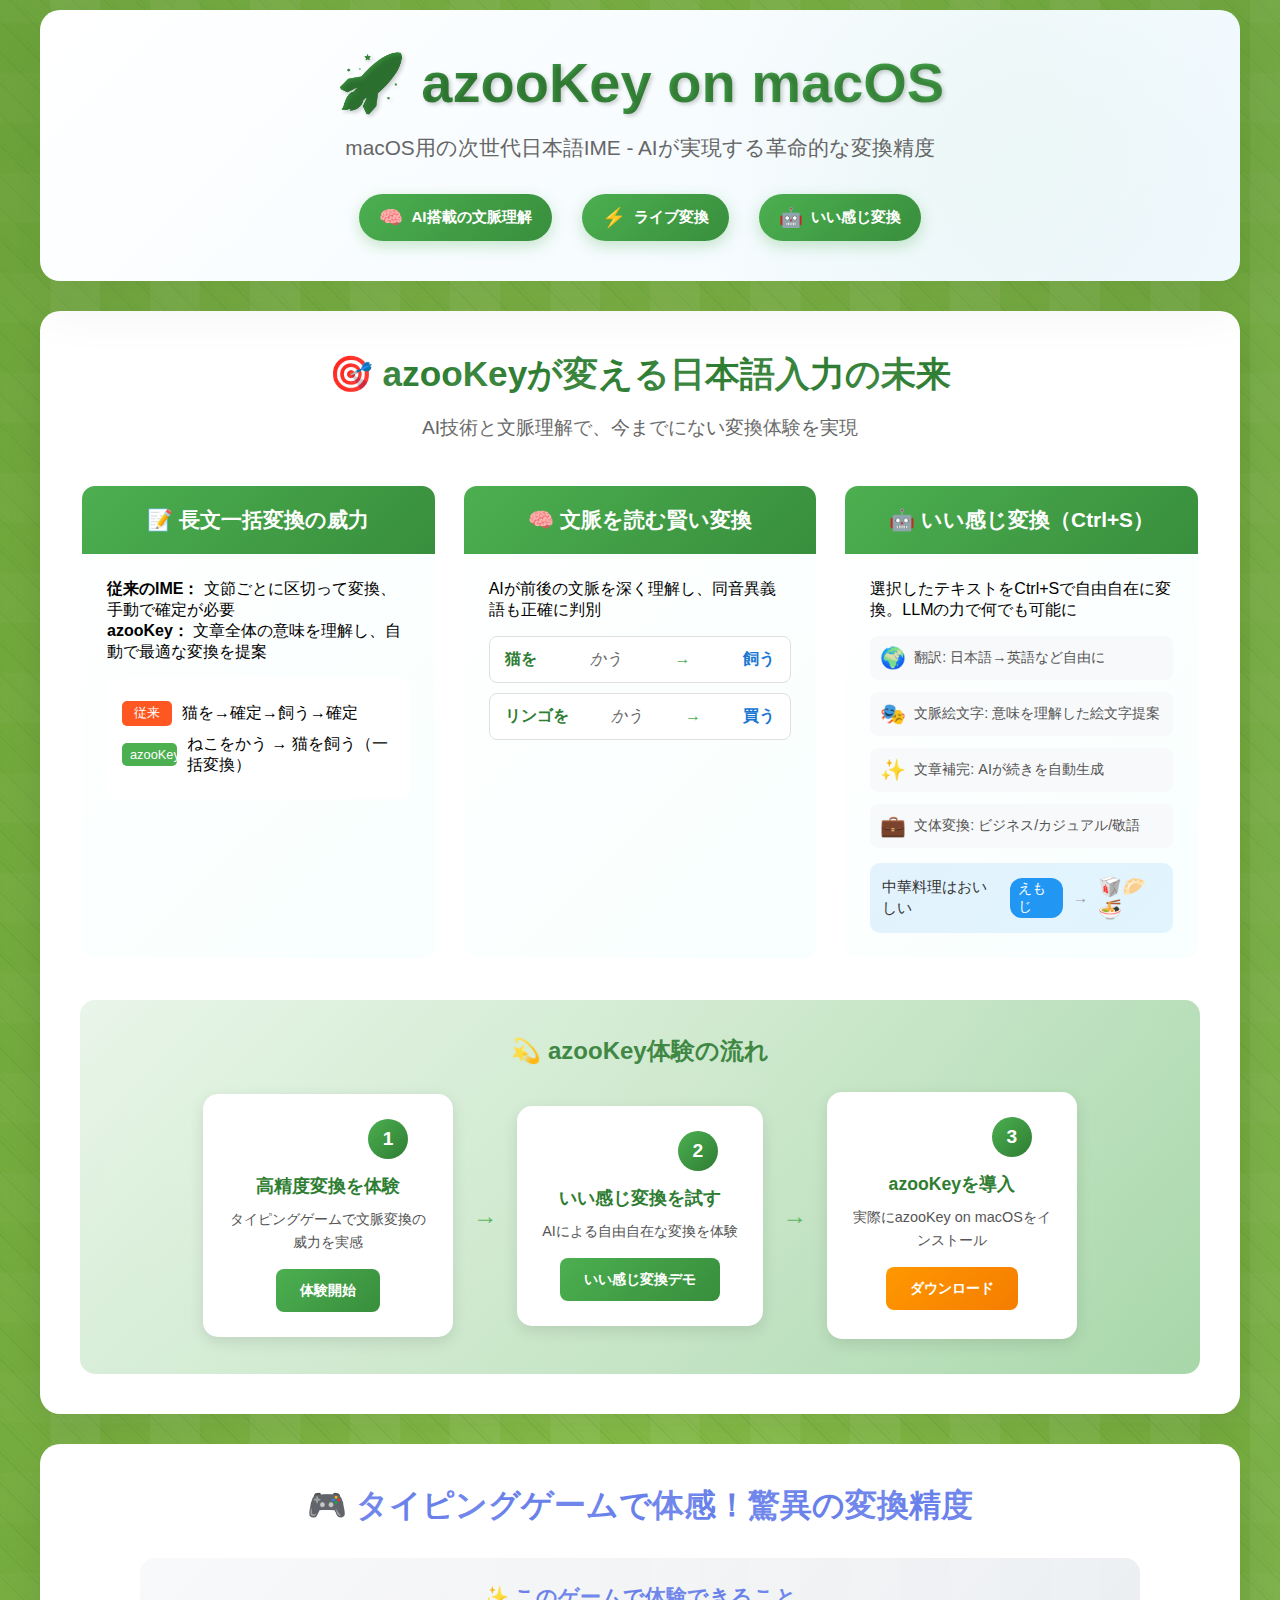
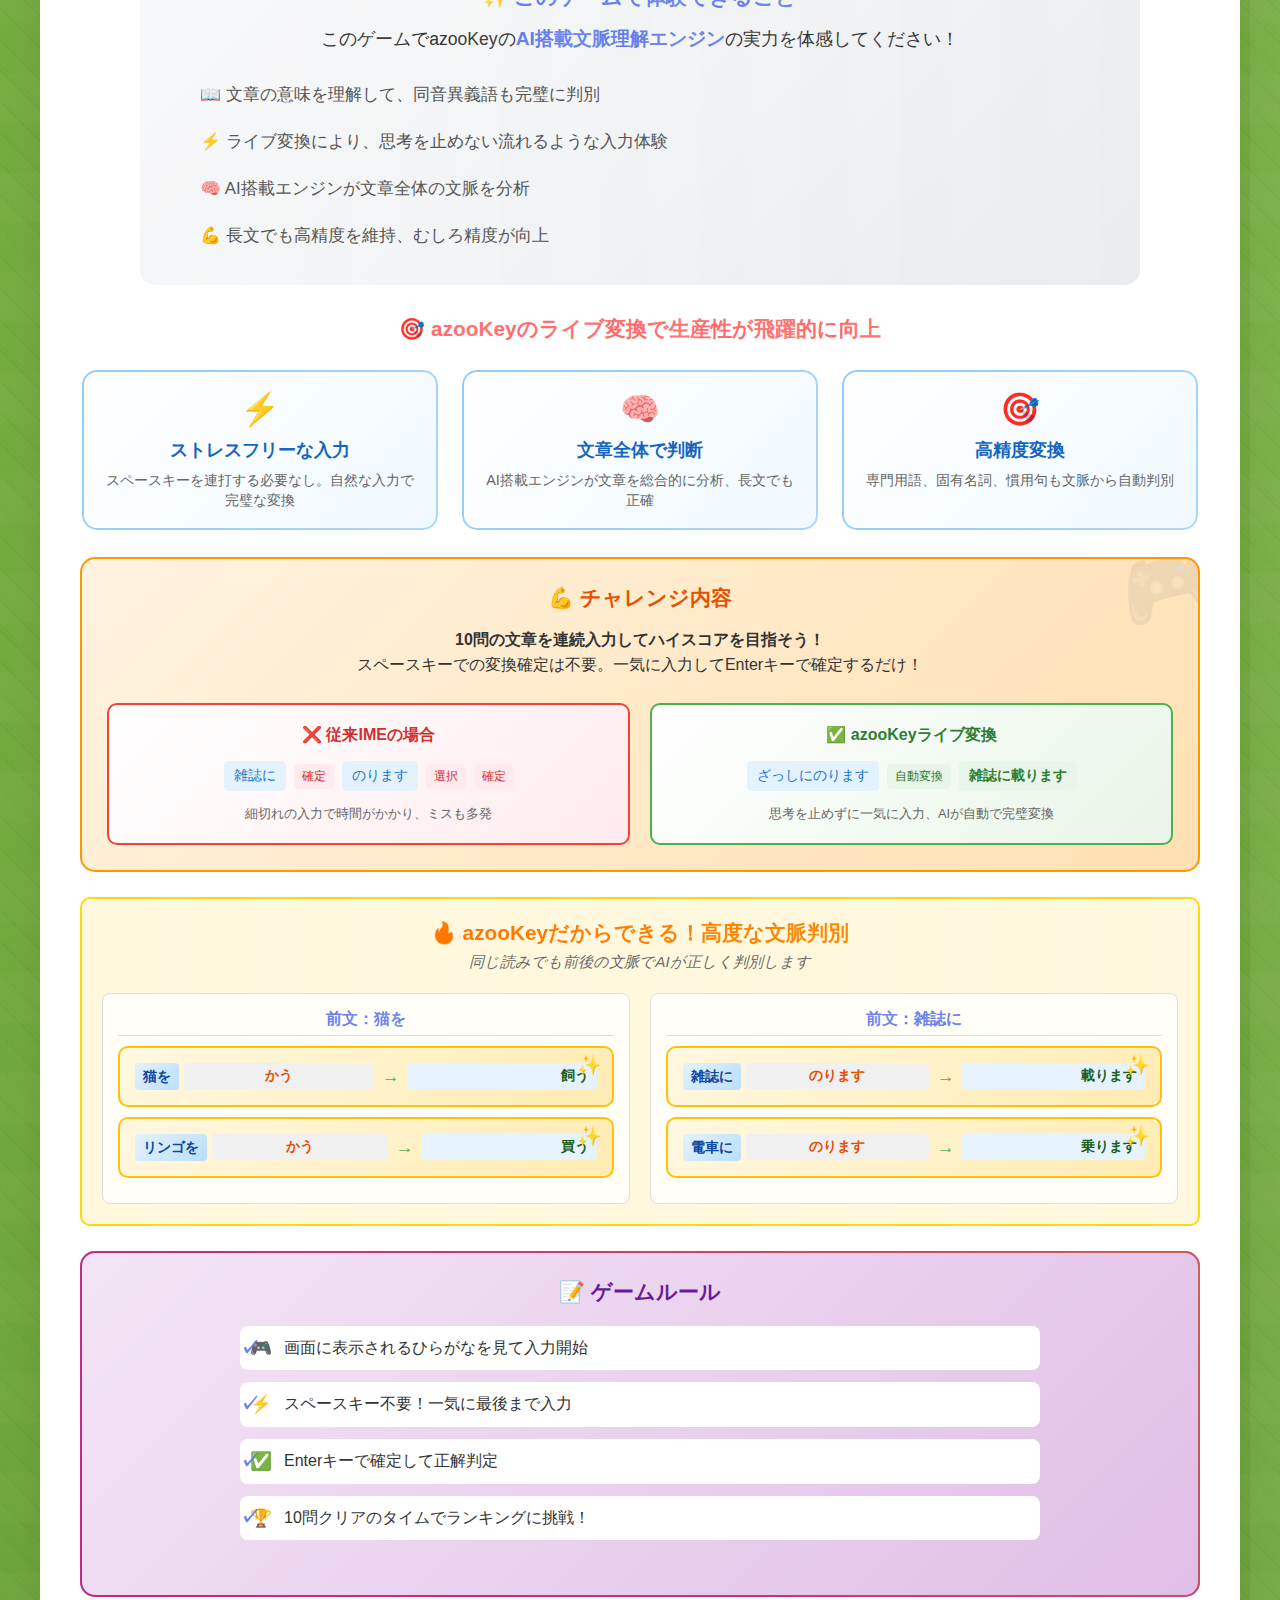
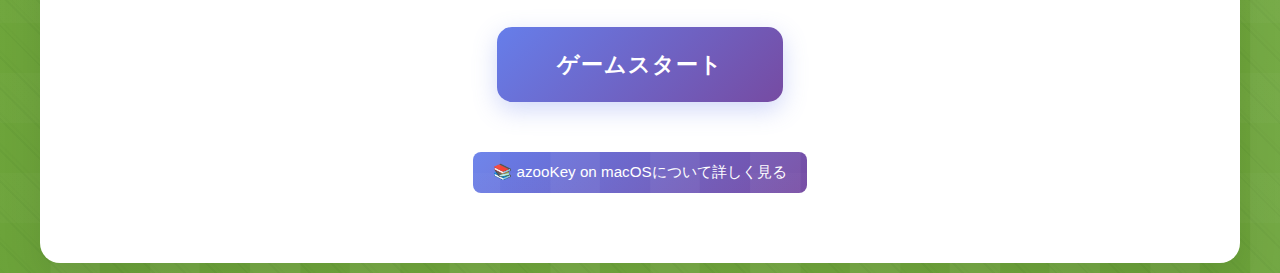
<file: index.html>
<!DOCTYPE html>
<html lang="ja">
<head>
    <meta charset="UTF-8">
    <meta name="viewport" content="width=device-width, initial-scale=1.0">
    <title>Context-Conditioned Composing Contest</title>
    <link rel="stylesheet" href="styles.css">
</head>
<body>
    <div class="container">
        <header>
            <div class="hero-section">
                <h1>🚀 azooKey on macOS</h1>
                <p class="hero-subtitle">macOS用の次世代日本語IME - AIが実現する革命的な変換精度</p>
                <div class="hero-features">
                    <div class="feature-highlight">
                        <span class="feature-icon">🧠</span>
                        <span class="feature-text">AI搭載の文脈理解</span>
                    </div>
                    <div class="feature-highlight">
                        <span class="feature-icon">⚡</span>
                        <span class="feature-text">ライブ変換</span>
                    </div>
                    <div class="feature-highlight">
                        <span class="feature-icon">🤖</span>
                        <span class="feature-text">いい感じ変換</span>
                    </div>
                </div>
            </div>
        </header>

        <!-- azooKey on macOS メイン紹介セクション -->
        <div class="azookey-showcase" id="azookeyShowcase">
            <div class="showcase-content">
                <div class="showcase-header">
                    <h2>🎯 azooKeyが変える日本語入力の未来</h2>
                    <p class="showcase-subtitle">AI技術と文脈理解で、今までにない変換体験を実現</p>
                </div>
                
                <div class="showcase-features">
                    <div class="showcase-feature-card">
                        <div class="feature-card-header">
                            <h3>📝 長文一括変換の威力</h3>
                        </div>
                        <div class="feature-card-content">
                            <p><strong>従来のIME：</strong> 文節ごとに区切って変換、手動で確定が必要</p>
                            <p><strong>azooKey：</strong> 文章全体の意味を理解し、自動で最適な変換を提案</p>
                            <div class="comparison-example">
                                <div class="old-way">
                                    <span class="label">従来</span>
                                    <span class="text">猫を→確定→飼う→確定</span>
                                </div>
                                <div class="new-way">
                                    <span class="label">azooKey</span>
                                    <span class="text">ねこをかう → 猫を飼う（一括変換）</span>
                                </div>
                            </div>
                        </div>
                    </div>
                    
                    <div class="showcase-feature-card">
                        <div class="feature-card-header">
                            <h3>🧠 文脈を読む賢い変換</h3>
                        </div>
                        <div class="feature-card-content">
                            <p>AIが前後の文脈を深く理解し、同音異義語も正確に判別</p>
                            <div class="context-examples">
                                <div class="context-example">
                                    <span class="context">猫を</span>
                                    <span class="reading">かう</span>
                                    <span class="arrow">→</span>
                                    <span class="result">飼う</span>
                                </div>
                                <div class="context-example">
                                    <span class="context">リンゴを</span>
                                    <span class="reading">かう</span>
                                    <span class="arrow">→</span>
                                    <span class="result">買う</span>
                                </div>
                            </div>
                        </div>
                    </div>
                    
                    <div class="showcase-feature-card">
                        <div class="feature-card-header">
                            <h3>🤖 いい感じ変換（Ctrl+S）</h3>
                        </div>
                        <div class="feature-card-content">
                            <p>選択したテキストをCtrl+Sで自由自在に変換。LLMの力で何でも可能に</p>
                            <div class="conversion-features">
                                <div class="conversion-feature">
                                    <span class="feature-emoji">🌍</span>
                                    <span class="feature-desc">翻訳: 日本語→英語など自由に</span>
                                </div>
                                <div class="conversion-feature">
                                    <span class="feature-emoji">🎭</span>
                                    <span class="feature-desc">文脈絵文字: 意味を理解した絵文字提案</span>
                                </div>
                                <div class="conversion-feature">
                                    <span class="feature-emoji">✨</span>
                                    <span class="feature-desc">文章補完: AIが続きを自動生成</span>
                                </div>
                                <div class="conversion-feature">
                                    <span class="feature-emoji">💼</span>
                                    <span class="feature-desc">文体変換: ビジネス/カジュアル/敬語</span>
                                </div>
                            </div>
                            <div class="conversion-example-compact">
                                <div class="example-row">
                                    <span class="input">中華料理はおいしい</span>
                                    <span class="prompt-tag">えもじ</span>
                                    <span class="arrow">→</span>
                                    <span class="output">🥡🥟🍜</span>
                                </div>
                            </div>
                        </div>
                    </div>
                </div>
                
                <div class="experience-flow">
                    <h3>💫 azooKey体験の流れ</h3>
                    <div class="flow-steps">
                        <div class="flow-step">
                            <div class="step-number">1</div>
                            <div class="step-content">
                                <h4>高精度変換を体験</h4>
                                <p>タイピングゲームで文脈変換の威力を実感</p>
                                <button class="step-btn" onclick="startTypingDemo()">体験開始</button>
                            </div>
                        </div>
                        <div class="flow-arrow">→</div>
                        <div class="flow-step">
                            <div class="step-number">2</div>
                            <div class="step-content">
                                <h4>いい感じ変換を試す</h4>
                                <p>AIによる自由自在な変換を体験</p>
                                <button class="step-btn" onclick="showConversionDemo()">いい感じ変換デモ</button>
                            </div>
                        </div>
                        <div class="flow-arrow">→</div>
                        <div class="flow-step">
                            <div class="step-number">3</div>
                            <div class="step-content">
                                <h4>azooKeyを導入</h4>
                                <p>実際にazooKey on macOSをインストール</p>
                                <a href="https://zenn.dev/azookey/articles/ea15bacf81521e" target="_blank" class="step-btn download-btn">ダウンロード</a>
                            </div>
                        </div>
                    </div>
                </div>
            </div>
        </div>

        <div class="start-screen" id="startScreen">
            <div class="start-content">
                <h2>🎮 タイピングゲームで体感！驚異の変換精度</h2>
                <div class="ime-features">
                    <h3>✨ このゲームで体験できること</h3>
                    <p class="feature-description">
                        このゲームでazooKeyの<strong>AI搭載文脈理解エンジン</strong>の実力を体感してください！
                    </p>
                    <ul class="feature-list">
                        <li>📖 文章の意味を理解して、同音異義語も完璧に判別</li>
                        <li>⚡ ライブ変換により、思考を止めない流れるような入力体験</li>
                        <li>🧠 AI搭載エンジンが文章全体の文脈を分析</li>
                        <li>💪 長文でも高精度を維持、むしろ精度が向上</li>
                    </ul>
                </div>
                <div class="game-instructions">
                    <h3>🎯 azooKeyのライブ変換で生産性が飛躍的に向上</h3>
                    <div class="live-conversion-benefits">
                        <div class="benefit-card">
                            <div class="benefit-icon">⚡</div>
                            <div class="benefit-content">
                                <h4>ストレスフリーな入力</h4>
                                <p>スペースキーを連打する必要なし。自然な入力で完璧な変換</p>
                            </div>
                        </div>
                        <div class="benefit-card">
                            <div class="benefit-icon">🧠</div>
                            <div class="benefit-content">
                                <h4>文章全体で判断</h4>
                                <p>AI搭載エンジンが文章を総合的に分析、長文でも正確</p>
                            </div>
                        </div>
                        <div class="benefit-card">
                            <div class="benefit-icon">🎯</div>
                            <div class="benefit-content">
                                <h4>高精度変換</h4>
                                <p>専門用語、固有名詞、慣用句も文脈から自動判別</p>
                            </div>
                        </div>
                    </div>
                    
                    <div class="game-challenge">
                        <h4>💪 チャレンジ内容</h4>
                        <p class="challenge-description">
                            <strong>10問の文章を連続入力してハイスコアを目指そう！</strong><br>
                            スペースキーでの変換確定は不要。一気に入力してEnterキーで確定するだけ！
                        </p>
                        
                        <div class="challenge-comparison">
                            <div class="old-ime-way">
                                <h5>❌ 従来IMEの場合</h5>
                                <div class="typing-flow">
                                    <span class="step">雑誌に</span>
                                    <span class="confirm">確定</span>
                                    <span class="step">のります</span>
                                    <span class="confirm">選択</span>
                                    <span class="confirm">確定</span>
                                </div>
                                <p class="flow-description">細切れの入力で時間がかかり、ミスも多発</p>
                            </div>
                            
                            <div class="azookey-way">
                                <h5>✅ azooKeyライブ変換</h5>
                                <div class="typing-flow">
                                    <span class="step">ざっしにのります</span>
                                    <span class="auto-convert">自動変換</span>
                                    <span class="final">雑誌に載ります</span>
                                </div>
                                <p class="flow-description">思考を止めずに一気に入力、AIが自動で完璧変換</p>
                            </div>
                        </div>
                    </div>
                    
                    <div class="example-box">
                        <p class="example-title">🔥 azooKeyだからできる！高度な文脈判別</p>
                        <p class="example-subtitle">同じ読みでも前後の文脈でAIが正しく判別します</p>
                        <div class="example-grid">
                            <div class="example-category">
                                <p class="category-title">前文：猫を</p>
                                <div class="example-item advanced">
                                    <span class="example-context">猫を</span>
                                    <span class="example-input">かう</span>
                                    <span class="example-arrow">→</span>
                                    <span class="example-output">飼う</span>
                                </div>
                                <div class="example-item advanced">
                                    <span class="example-context">リンゴを</span>
                                    <span class="example-input">かう</span>
                                    <span class="example-arrow">→</span>
                                    <span class="example-output">買う</span>
                                </div>
                            </div>
                            <div class="example-category">
                                <p class="category-title">前文：雑誌に</p>
                                <div class="example-item advanced">
                                    <span class="example-context">雑誌に</span>
                                    <span class="example-input">のります</span>
                                    <span class="example-arrow">→</span>
                                    <span class="example-output">載ります</span>
                                </div>
                                <div class="example-item advanced">
                                    <span class="example-context">電車に</span>
                                    <span class="example-input">のります</span>
                                    <span class="example-arrow">→</span>
                                    <span class="example-output">乗ります</span>
                                </div>
                            </div>
                        </div>
                    </div>
                    
                    <div class="game-rules">
                        <h4>📝 ゲームルール</h4>
                        <ul class="instructions-list">
                            <li><span class="rule-icon">🎮</span>画面に表示されるひらがなを見て入力開始</li>
                            <li><span class="rule-icon">⚡</span>スペースキー不要！一気に最後まで入力</li>
                            <li><span class="rule-icon">✅</span>Enterキーで確定して正解判定</li>
                            <li><span class="rule-icon">🏆</span>10問クリアのタイムでランキングに挑戦！</li>
                        </ul>
                    </div>
                </div>
                <button id="startBtn" class="start-btn">ゲームスタート</button>
                <div class="ime-link">
                    <a href="https://zenn.dev/azookey/articles/ea15bacf81521e" target="_blank" class="ime-article-link">
                        📚 azooKey on macOSについて詳しく見る
                    </a>
                </div>
                
                
                <div class="ranking-preview" id="rankingPreview"></div>
            </div>
        </div>

        <!-- UI説明画面 -->
        <div class="ui-instructions" id="uiInstructions" style="display: none;">
            <div class="ui-instructions-content">
                <h2>🎮 遊び方</h2>
                
                <!-- ゲーム画面のスクリーンショット -->
                <div class="game-screenshot">
                    <img id="gameScreenshot" src="screenshot.png" alt="ゲーム画面">
                </div>
                
                <div class="simple-instructions">
                    <div class="simple-rule">
                        <span class="rule-emoji">🍣</span>
                        <span class="rule-text">寿司が流れきる前に入力</span>
                    </div>
                    <div class="simple-rule">
                        <span class="rule-emoji">⌨️</span>
                        <span class="rule-text">画面中央の文章を入力してEnter</span>
                    </div>
                </div>
                
                <button id="startCountdownBtn" class="countdown-start-btn">スタート！</button>
            </div>
        </div>

        <!-- カウントダウン画面 -->
        <div class="countdown-screen" id="countdownScreen" style="display: none;">
            <div class="countdown-content">
                <h2>🚀 ゲーム開始まで</h2>
                <div class="countdown-number" id="countdownNumber">3</div>
                <p class="countdown-text">準備はいいですか？</p>
            </div>
        </div>

        <div class="game-area" style="display: none;">
            <div class="sushi-header">
                <div class="time-counter">
                    <span class="time-label">経過時間</span>
                    <span class="time-value" id="gameTimer">0.0</span>
                    <span class="time-unit">秒</span>
                </div>
                <div class="status-controls">
                    <span class="question-counter">問題: <span id="currentQuestion">1</span> / 10</span>
                    <span class="sushi-counter">スコア: <span id="sushiCount">0</span>問</span>
                    <div class="game-controls">
                        <button id="retireBtn" class="retire-btn">リタイア</button>
                        <button id="resetBtn" class="reset-btn">リセット</button>
                    </div>
                </div>
            </div>

            <div class="game-layout">
                <!-- 寿司レーン -->
                <div class="sushi-belt-container">
                    <div class="sushi-belt">
                        <div class="belt-track">
                            <div class="sushi-item" id="sushiItem">
                            </div>
                        </div>
                    </div>
                    
                    <!-- 問題文（レーンの手前に半透明で表示） -->
                    <div class="question-display">
                        <ruby class="target-ruby">
                            <span id="expectedAnswer">雑誌に載ります</span>
                            <rt id="targetReading">ざっしにのります</rt>
                        </ruby>
                        
                        <!-- 入力結果を問題文の下に表示（一旦非表示） -->
                        <div class="input-result" style="display: none;">
                            <span id="userConverted">-</span>
                        </div>
                        
                        <!-- 入力フィールド -->
                        <div class="input-field">
                            <textarea id="userInput" rows="2" placeholder="ここに入力してEnterで確定" autocomplete="off" spellcheck="false"></textarea>
                        </div>
                    </div>
                </div>
                
                <!-- 茶・箸・取った寿司 -->
                <div class="items-row">
                    <div class="tea-cup">🍵</div>
                    <div class="chopsticks">🥢</div>
                    <div class="collected-sushi">
                        <div class="sushi-collection" id="sushiCollection"></div>
                    </div>
                </div>
                
            </div>

            <div class="feedback" id="feedback"></div>
        </div>

        <div class="game-over" id="gameOver">
            <!-- 結果はJavaScriptで動的に生成 -->
        </div>

        <!-- いい感じ変換デモ画面 -->
        <div class="conversion-demo" id="conversionDemo" style="display: none;">
            <div class="demo-container">
                <div class="demo-header">
                    <h2>🤖 いい感じ変換デモ</h2>
                    <p class="demo-subtitle">プロンプトに応じてテキストを変換する機能を体験</p>
                    <button id="closeDemoBtn" class="close-demo-btn">×</button>
                </div>
                
                <div class="demo-content">
                    <div class="demo-instructions">
                        <h3>💡 azooKey on macOSでの使い方</h3>
                        <p>1. テキストエディタで文章を入力<br>
                        2. 変換したい部分をマウスで選択<br>
                        3. <strong>Ctrl+S</strong> を押す<br>
                        4. 表示されるウィンドウでプロンプトを入力<br>
                        5. 選択した文章が指定した形式に変換されます</p>
                    </div>

                    <!-- セクション選択 -->
                    <div class="demo-sections">
                        <h4>📋 変換例を選択してください</h4>
                        <div class="section-buttons">
                            <button class="section-btn active" data-section="english">English変換</button>
                            <button class="section-btn" data-section="emoji">絵文字デコ</button>
                            <button class="section-btn" data-section="business">ビジネスメール</button>
                            <button class="section-btn" data-section="casual">カジュアル変換</button>
                            <button class="section-btn" data-section="formal">敬語変換</button>
                            <button class="section-btn" data-section="context-emoji">文脈絵文字</button>
                            <button class="section-btn" data-section="completion">文章補完</button>
                        </div>
                    </div>
                    
                    <!-- English変換セクション -->
                    <div class="demo-section" id="englishSection">
                        <div class="section-header">
                            <h5>🌍 English変換</h5>
                            <p>日本語の文章を英語に変換します</p>
                        </div>
                        <div class="conversion-playground">
                            <div class="input-section">
                                <label for="englishTextarea">テキストエリア:</label>
                                <textarea id="englishTextarea" rows="3">私は直希です。よろしくお願いします。</textarea>
                                <div class="selection-info">
                                    <span class="selection-display">選択されたテキスト: なし</span>
                                    <button class="convert-btn" disabled>変換 (Ctrl+S)</button>
                                </div>
                            </div>
                            <div class="expected-result">
                                <strong>期待される変換結果:</strong> I am Naoki. Nice to meet you.
                            </div>
                        </div>
                    </div>

                    <!-- 絵文字デコセクション -->
                    <div class="demo-section" id="emojiSection" style="display: none;">
                        <div class="section-header">
                            <h5>😄 絵文字デコ</h5>
                            <p>文章を絵文字でデコレーションします</p>
                        </div>
                        <div class="conversion-playground">
                            <div class="input-section">
                                <label for="emojiTextarea">テキストエリア:</label>
                                <textarea id="emojiTextarea" rows="3">今日はテンション上がるね。頑張ろう！</textarea>
                                <div class="selection-info">
                                    <span class="selection-display">選択されたテキスト: なし</span>
                                    <button class="convert-btn" disabled>変換 (Ctrl+S)</button>
                                </div>
                            </div>
                            <div class="expected-result">
                                <strong>期待される変換結果:</strong> 🎉 今日は ✨ テンション 📈 上がるね 😄！💪 頑張ろう 🔥！
                            </div>
                        </div>
                    </div>

                    <!-- ビジネスメールセクション -->
                    <div class="demo-section" id="businessSection" style="display: none;">
                        <div class="section-header">
                            <h5>💼 ビジネスメール</h5>
                            <p>カジュアルな文章をビジネス向けに修正します</p>
                        </div>
                        <div class="conversion-playground">
                            <div class="input-section">
                                <label for="businessTextarea">テキストエリア:</label>
                                <textarea id="businessTextarea" rows="3">お世話に〜。直希です。資料できたから送るね。</textarea>
                                <div class="selection-info">
                                    <span class="selection-display">選択されたテキスト: なし</span>
                                    <button class="convert-btn" disabled>変換 (Ctrl+S)</button>
                                </div>
                            </div>
                            <div class="expected-result">
                                <strong>期待される変換結果:</strong> お世話になっております。直希でございます。資料が完成いたしましたので、送付させていただきます。
                            </div>
                        </div>
                    </div>

                    <!-- カジュアル変換セクション -->
                    <div class="demo-section" id="casualSection" style="display: none;">
                        <div class="section-header">
                            <h5>😊 カジュアル変換</h5>
                            <p>堅い文章をカジュアルにします</p>
                        </div>
                        <div class="conversion-playground">
                            <div class="input-section">
                                <label for="casualTextarea">テキストエリア:</label>
                                <textarea id="casualTextarea" rows="3">本日はお忙しい中、貴重なお時間をいただき、誠にありがとうございました。</textarea>
                                <div class="selection-info">
                                    <span class="selection-display">選択されたテキスト: なし</span>
                                    <button class="convert-btn" disabled>変換 (Ctrl+S)</button>
                                </div>
                            </div>
                            <div class="expected-result">
                                <strong>期待される変換結果:</strong> 今日は忙しい中、時間作ってくれてありがとう！
                            </div>
                        </div>
                    </div>

                    <!-- 敬語変換セクション -->
                    <div class="demo-section" id="formalSection" style="display: none;">
                        <div class="section-header">
                            <h5>🙏 敬語変換</h5>
                            <p>普通の文章を敬語にします</p>
                        </div>
                        <div class="conversion-playground">
                            <div class="input-section">
                                <label for="formalTextarea">テキストエリア:</label>
                                <textarea id="formalTextarea" rows="3">会議は明日の10時からです。資料を用意してください。</textarea>
                                <div class="selection-info">
                                    <span class="selection-display">選択されたテキスト: なし</span>
                                    <button class="convert-btn" disabled>変換 (Ctrl+S)</button>
                                </div>
                            </div>
                            <div class="expected-result">
                                <strong>期待される変換結果:</strong> 会議は明日の10時からでございます。資料をご用意いただけますでしょうか。
                            </div>
                        </div>
                    </div>
                    
                    <!-- 文脈絵文字セクション -->
                    <div class="demo-section" id="context-emojiSection" style="display: none;">
                        <div class="section-header">
                            <h5>🎭 文脈を理解した絵文字変換</h5>
                            <p>文章の意味を理解して適切な絵文字を提案</p>
                        </div>
                        <div class="conversion-playground">
                            <div class="input-section">
                                <label for="contextEmojiTextarea">テキストエリア:</label>
                                <textarea id="contextEmojiTextarea" rows="3">中華料理はおいしい</textarea>
                                <div class="selection-info">
                                    <span class="selection-display">選択されたテキスト: なし</span>
                                    <button class="convert-btn" disabled>変換 (Ctrl+S)</button>
                                </div>
                            </div>
                            <div class="expected-result">
                                <strong>プロンプト「えもじ」での変換結果:</strong> 中華料理はおいしい 🥡🥟🍜
                                <br><span style="color: #666; font-size: 0.9em;">※文脈を理解して中華料理関連の絵文字を提案</span>
                            </div>
                        </div>
                        <div class="conversion-playground" style="margin-top: 20px;">
                            <div class="input-section">
                                <label for="contextEmojiTextarea2">別の例:</label>
                                <textarea id="contextEmojiTextarea2" rows="3">猫がいなくなっちゃった</textarea>
                                <div class="selection-info">
                                    <span class="selection-display">選択されたテキスト: なし</span>
                                    <button class="convert-btn" disabled>変換 (Ctrl+S)</button>
                                </div>
                            </div>
                            <div class="expected-result">
                                <strong>プロンプト「えもじ」での変換結果:</strong> 猫がいなくなっちゃった 😢😭🐈
                                <br><span style="color: #666; font-size: 0.9em;">※感情を理解して悲しみの絵文字を提案</span>
                            </div>
                        </div>
                    </div>
                    
                    <!-- 文章補完セクション -->
                    <div class="demo-section" id="completionSection" style="display: none;">
                        <div class="section-header">
                            <h5>✨ AI文章補完</h5>
                            <p>文章の続きをAIが自動で補完</p>
                        </div>
                        <div class="conversion-playground">
                            <div class="input-section">
                                <label for="completionTextarea">テキストエリア:</label>
                                <textarea id="completionTextarea" rows="3">猫は</textarea>
                                <div class="selection-info">
                                    <span class="selection-display">カーソル位置で Ctrl+S（選択不要）</span>
                                    <button class="convert-btn">補完 (Ctrl+S)</button>
                                </div>
                            </div>
                            <div class="expected-result">
                                <strong>補完結果:</strong> 猫はとてもかわいい動物です。
                                <br><span style="color: #666; font-size: 0.9em;">※文末で何も選択せずにCtrl+Sで文章を補完</span>
                            </div>
                        </div>
                        <div class="conversion-playground" style="margin-top: 20px;">
                            <div class="input-section">
                                <label for="completionTextarea2">別の例:</label>
                                <textarea id="completionTextarea2" rows="3">今日の天気は</textarea>
                                <div class="selection-info">
                                    <span class="selection-display">カーソル位置で Ctrl+S（選択不要）</span>
                                    <button class="convert-btn">補完 (Ctrl+S)</button>
                                </div>
                            </div>
                            <div class="expected-result">
                                <strong>補完結果:</strong> 今日の天気は晴れていて、とても気持ちがいいです。
                                <br><span style="color: #666; font-size: 0.9em;">※文脈に応じた自然な文章を生成</span>
                            </div>
                        </div>
                    </div>
                    
                    <div class="demo-actions">
                        <button id="backToGameBtn" class="action-btn secondary">ゲームに戻る</button>
                        <a href="https://zenn.dev/azookey/articles/ea15bacf81521e" target="_blank" class="action-btn primary">
                            azooKeyをダウンロード
                        </a>
                    </div>
                </div>
            </div>
        </div>

        <!-- いい感じ変換プロンプトウィンドウ -->
        <div class="conversion-prompt-window" id="conversionPromptWindow" style="display: none;">
            <div class="prompt-container">
                <div class="prompt-header">
                    <h3>🤖 いい感じ変換</h3>
                    <button id="closePromptBtn" class="close-prompt-btn">×</button>
                </div>
                
                <div class="prompt-content">
                    <div class="selected-text-display">
                        <label>選択されたテキスト:</label>
                        <div id="selectedTextDisplay" class="selected-text"></div>
                    </div>
                    
                    <div class="prompt-input-section">
                        <label for="conversionPrompt">変換プロンプト:</label>
                        <input type="text" id="conversionPrompt" placeholder="例: English, 絵文字でデコって, ビジネスメールとして修正" autocomplete="off">
                        
                        <div class="prompt-examples">
                            <span class="prompt-label">よく使われる例:</span>
                            <button class="prompt-example-btn" data-prompt="English">English</button>
                            <button class="prompt-example-btn" data-prompt="絵文字でデコって">絵文字でデコって</button>
                            <button class="prompt-example-btn" data-prompt="ビジネスメールとして修正">ビジネスメールとして修正</button>
                            <button class="prompt-example-btn" data-prompt="敬語に変換">敬語に変換</button>
                            <button class="prompt-example-btn" data-prompt="カジュアルに変換">カジュアルに変換</button>
                        </div>
                    </div>
                    
                    <div class="conversion-examples-section">
                        <label>変換例:</label>
                        <div class="conversion-examples">
                            <div class="conversion-example">
                                <div class="example-prompt">English</div>
                                <div class="example-arrow">→</div>
                                <div class="example-result">I am Naoki.</div>
                            </div>
                            <div class="conversion-example">
                                <div class="example-prompt">絵文字でデコって</div>
                                <div class="example-arrow">→</div>
                                <div class="example-result">🎉 今日は ✨ テンション 📈 上がるね 😄！</div>
                            </div>
                            <div class="conversion-example">
                                <div class="example-prompt">ビジネスメールとして修正</div>
                                <div class="example-arrow">→</div>
                                <div class="example-result">お世話になっております。直希でございます。</div>
                            </div>
                        </div>
                    </div>
                    
                    <div class="ime-instruction">
                        <p><strong>💡 実際に試すには：</strong><br>
                        azooKey on macOSをインストールして、任意のテキストエディタで同じ操作を行ってください。</p>
                    </div>
                    
                    <div class="prompt-actions">
                        <button id="cancelConversionBtn" class="cancel-btn">閉じる</button>
                        <a href="https://zenn.dev/azookey/articles/ea15bacf81521e" target="_blank" class="action-btn primary">azooKeyをダウンロード</a>
                    </div>
                </div>
            </div>
        </div>
    </div>

    <script src="script.js"></script>
</body>
</html>
</file>
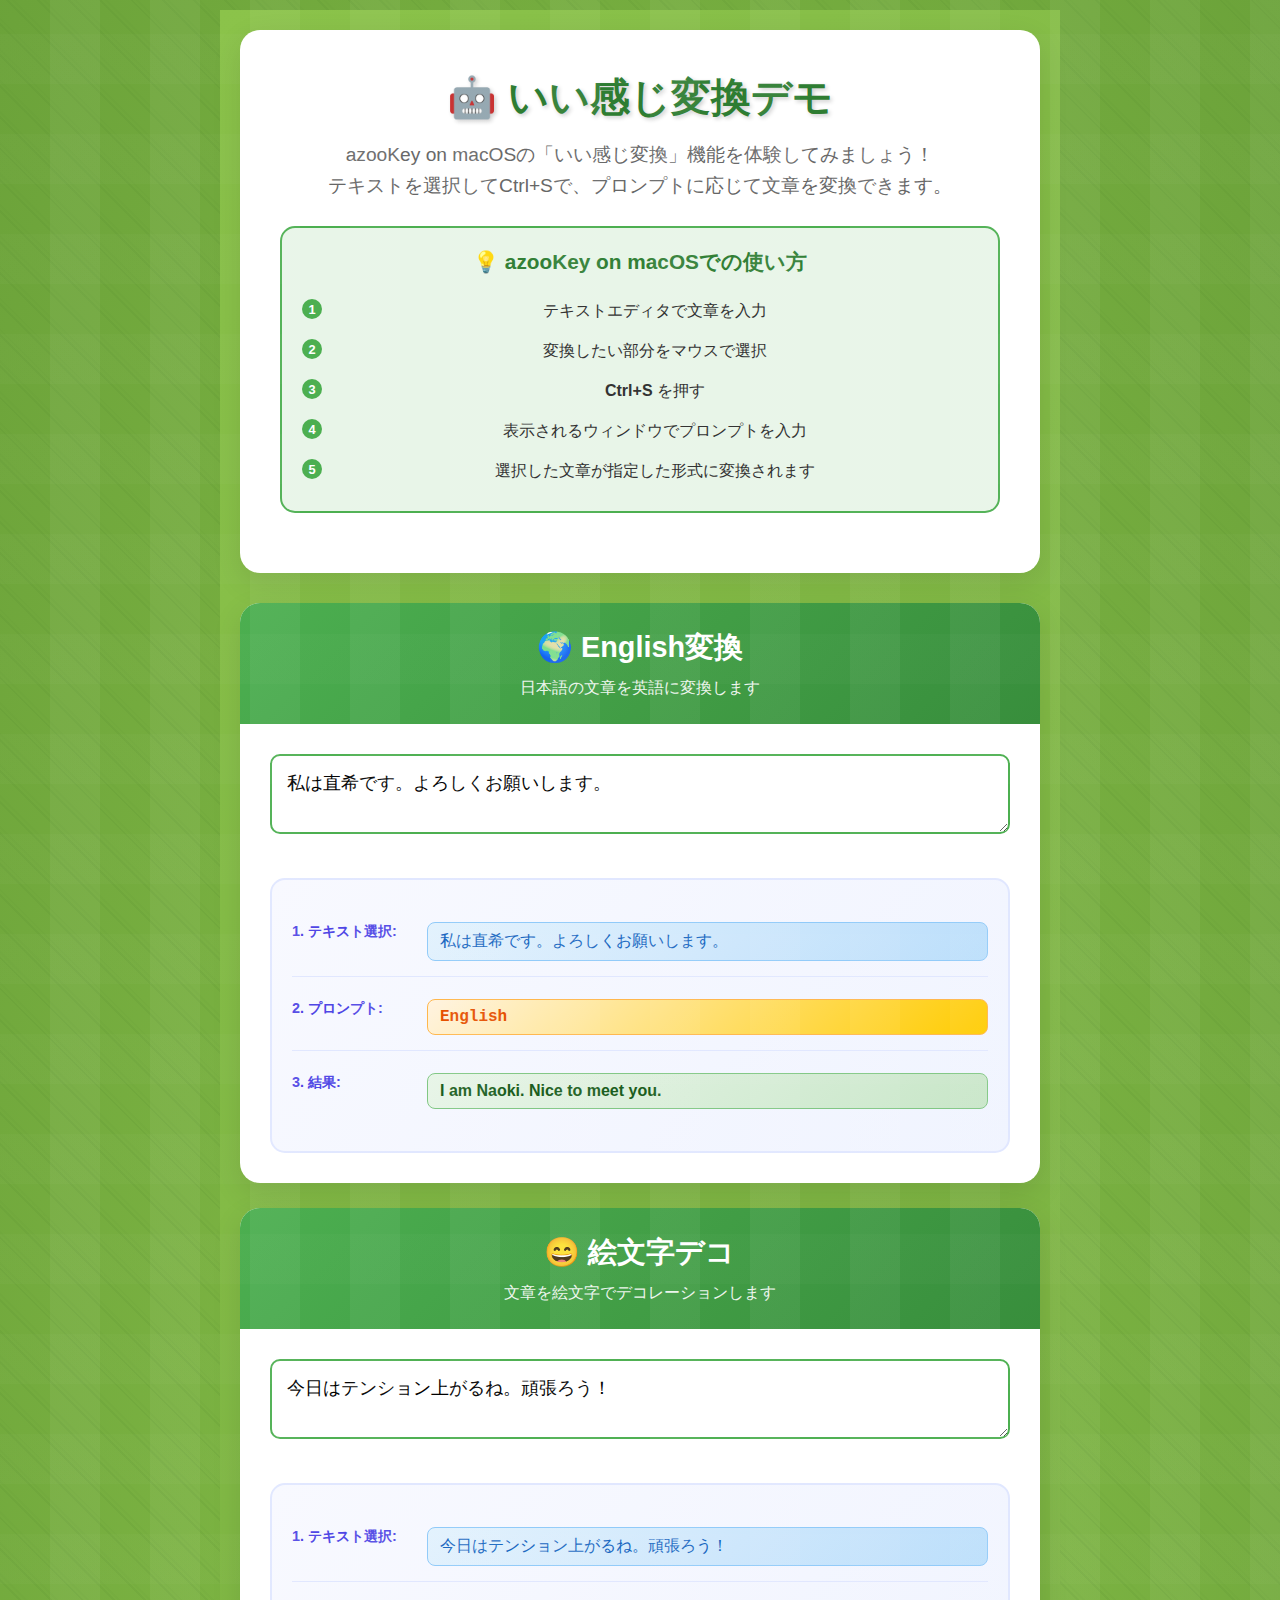
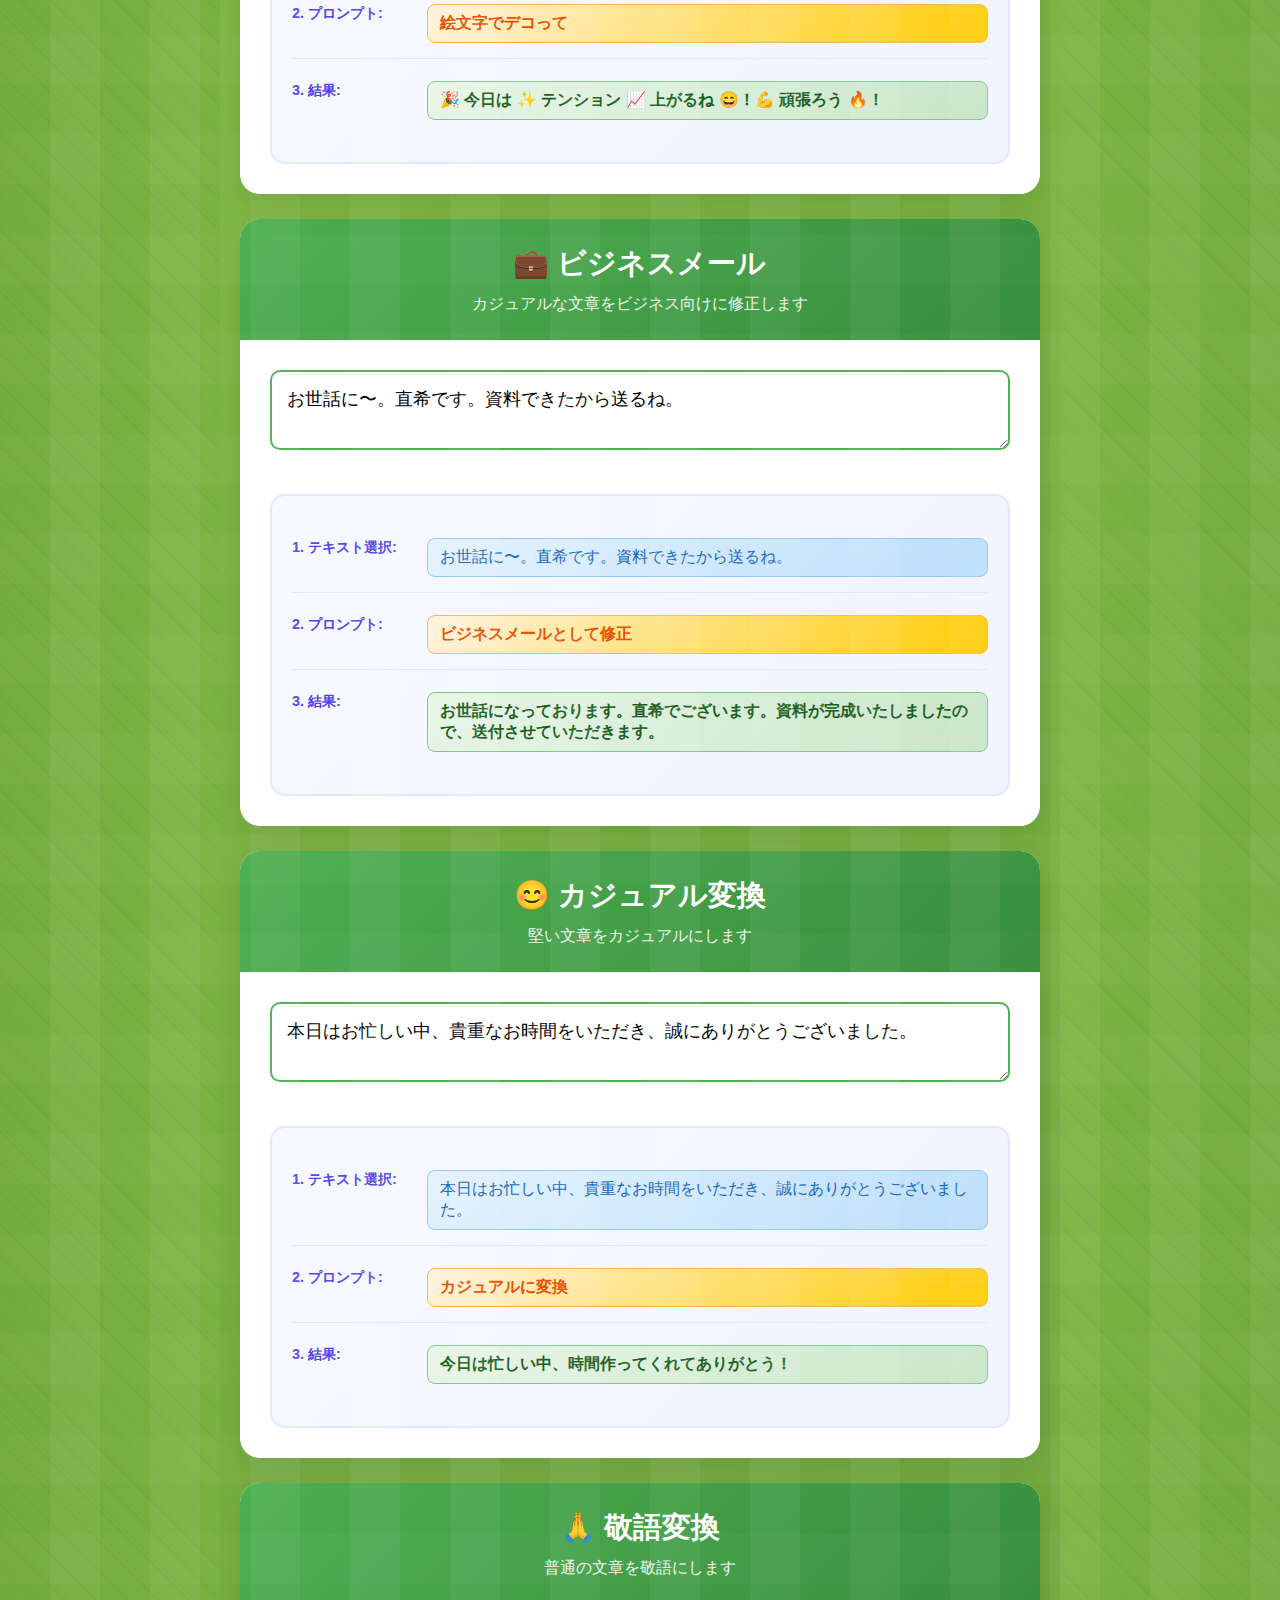
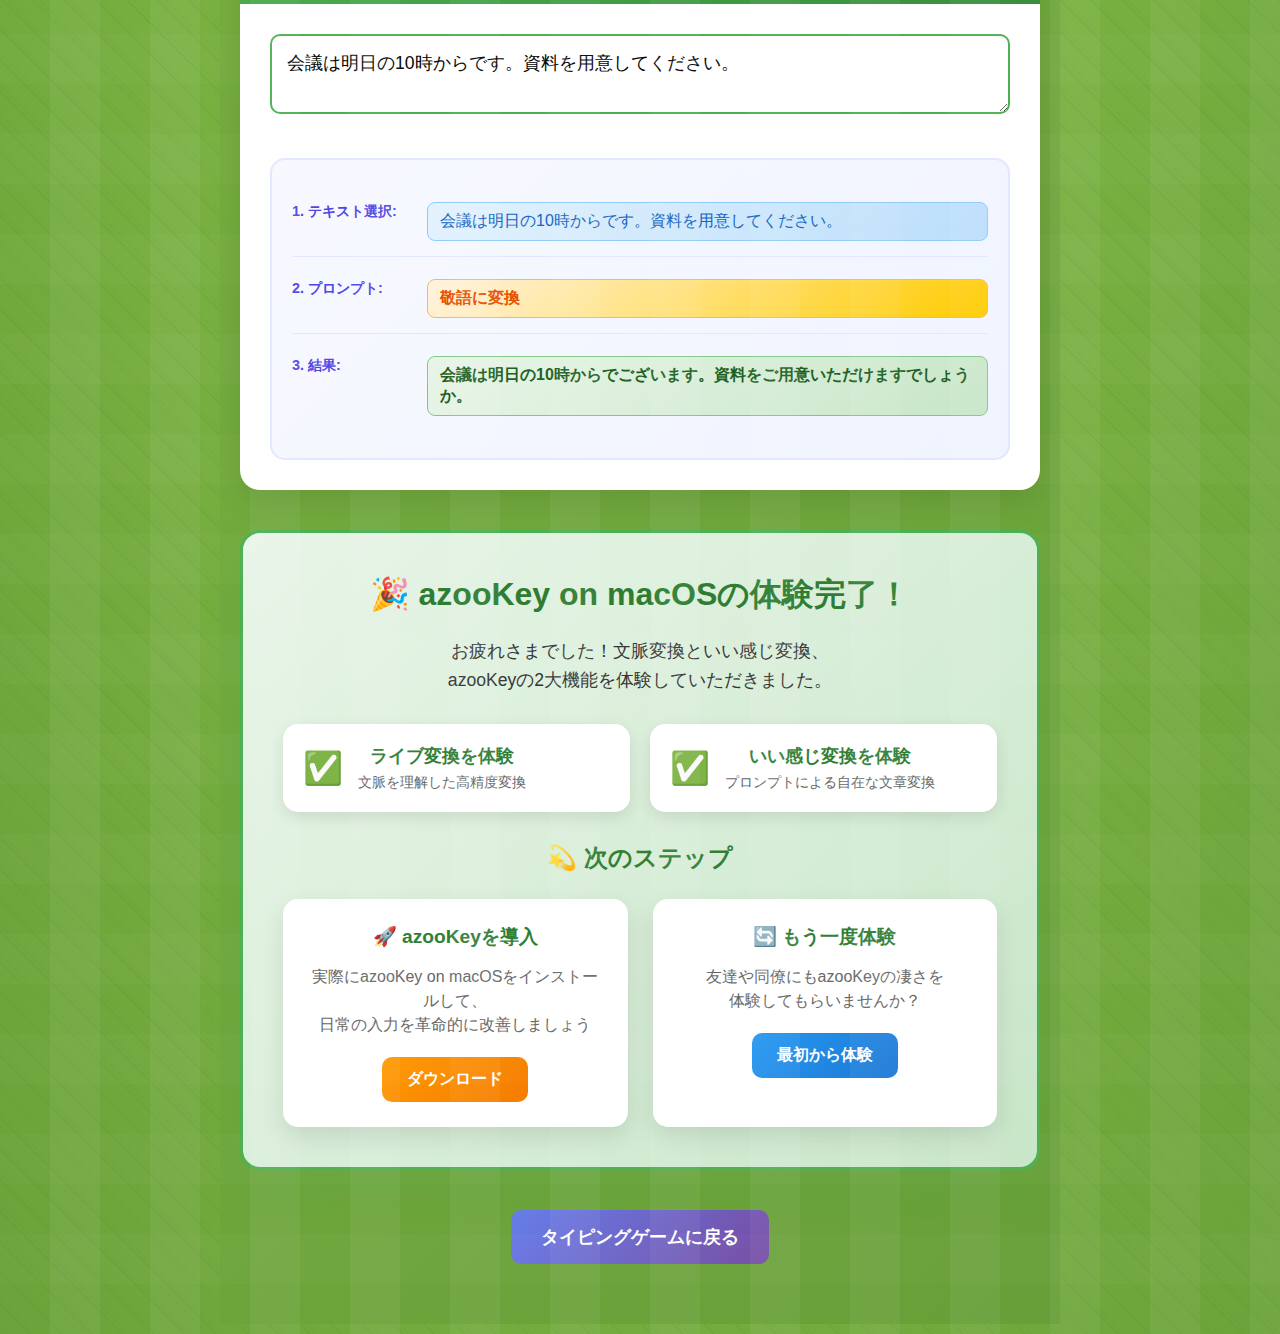
<file: good-feeling-conversion.html>
<!DOCTYPE html>
<html lang="ja">
<head>
    <meta charset="UTF-8">
    <meta name="viewport" content="width=device-width, initial-scale=1.0">
    <title>いい感じ変換デモ - azooKey on macOS</title>
    <link rel="stylesheet" href="styles.css">
    <style>
        /* 専用のスタイル */
        .conversion-page {
            min-height: 100vh;
            background: linear-gradient(135deg, #8bc34a 0%, #689f38 100%);
            padding: 20px;
        }
        
        .conversion-container {
            max-width: 800px;
            margin: 0 auto;
        }
        
        .page-header {
            background: white;
            border-radius: 20px;
            padding: 40px;
            text-align: center;
            margin-bottom: 30px;
            box-shadow: 0 10px 30px rgba(0, 0, 0, 0.1);
        }
        
        .page-header h1 {
            color: #2e7d32;
            font-size: 2.5rem;
            margin-bottom: 15px;
        }
        
        .page-subtitle {
            color: #666;
            font-size: 1.2rem;
            margin-bottom: 25px;
            line-height: 1.6;
        }
        
        .how-to-use {
            background: #e8f5e8;
            border: 2px solid #4caf50;
            border-radius: 15px;
            padding: 20px;
            margin-bottom: 20px;
        }
        
        .how-to-use h3 {
            color: #2e7d32;
            margin: 0 0 15px 0;
            font-size: 1.3rem;
        }
        
        .how-to-steps {
            list-style: none;
            padding: 0;
            margin: 0;
        }
        
        .how-to-steps li {
            padding: 8px 0;
            padding-left: 30px;
            position: relative;
            color: #333;
            line-height: 1.5;
        }
        
        .how-to-steps li:before {
            content: counter(step-counter);
            counter-increment: step-counter;
            position: absolute;
            left: 0;
            top: 8px;
            background: #4caf50;
            color: white;
            width: 20px;
            height: 20px;
            border-radius: 50%;
            display: flex;
            align-items: center;
            justify-content: center;
            font-size: 0.8rem;
            font-weight: bold;
        }
        
        .how-to-steps {
            counter-reset: step-counter;
        }
        
        .conversion-cards {
            display: flex;
            flex-direction: column;
            gap: 25px;
        }
        
        .conversion-card {
            background: white;
            border-radius: 20px;
            box-shadow: 0 10px 30px rgba(0, 0, 0, 0.1);
            overflow: hidden;
            transition: transform 0.3s, box-shadow 0.3s;
        }
        
        .conversion-card:hover {
            transform: translateY(-5px);
            box-shadow: 0 15px 40px rgba(0, 0, 0, 0.15);
        }
        
        .card-header {
            background: linear-gradient(135deg, #4caf50, #388e3c);
            color: white;
            padding: 25px;
            text-align: center;
        }
        
        .card-header h2 {
            margin: 0 0 10px 0;
            font-size: 1.8rem;
        }
        
        .card-description {
            margin: 0;
            font-size: 1rem;
            opacity: 0.9;
        }
        
        .card-content {
            padding: 30px;
        }
        
        .demo-playground {
            margin-bottom: 25px;
        }
        
        .demo-textarea {
            width: 100%;
            padding: 15px;
            font-size: 1.1rem;
            border: 2px solid #4caf50;
            border-radius: 10px;
            resize: vertical;
            font-family: -apple-system, BlinkMacSystemFont, 'Segoe UI', sans-serif;
            transition: all 0.3s;
            min-height: 80px;
            margin-bottom: 15px;
        }
        
        .demo-textarea:focus {
            outline: none;
            border-color: #2e7d32;
            box-shadow: 0 0 10px rgba(76, 175, 80, 0.2);
        }
        
        
        .conversion-process {
            background: linear-gradient(135deg, #f8f9ff, #f0f4ff);
            border: 2px solid #e0e7ff;
            border-radius: 15px;
            padding: 20px;
            margin-top: 15px;
        }
        
        .process-step {
            display: flex;
            align-items: flex-start;
            gap: 15px;
            margin: 12px 0;
            padding: 10px 0;
        }
        
        .process-step:not(:last-child) {
            border-bottom: 1px solid #e0e7ff;
            padding-bottom: 15px;
        }
        
        .step-label {
            font-weight: bold;
            color: #4f46e5;
            min-width: 120px;
            font-size: 0.9rem;
            flex-shrink: 0;
        }
        
        .step-content {
            flex: 1;
            padding: 8px 12px;
            border-radius: 8px;
            font-weight: 500;
        }
        
        .original-text {
            background: linear-gradient(135deg, #e3f2fd, #bbdefb);
            color: #1565c0;
            border: 1px solid #90caf9;
        }
        
        .prompt-text {
            background: linear-gradient(135deg, #fff3e0, #ffcc02);
            color: #e65100;
            font-family: 'Courier New', monospace;
            border: 1px solid #ffb74d;
            font-weight: bold;
        }
        
        .result-text {
            background: linear-gradient(135deg, #e8f5e8, #c8e6c8);
            color: #1b5e20;
            border: 1px solid #81c784;
            font-weight: bold;
        }
        
        .back-link {
            text-align: center;
            margin: 40px 0;
        }
        
        .back-btn {
            display: inline-block;
            padding: 15px 30px;
            background: linear-gradient(135deg, #667eea, #764ba2);
            color: white;
            text-decoration: none;
            border-radius: 10px;
            transition: all 0.3s;
            font-weight: bold;
            font-size: 1.1rem;
        }
        
        .back-btn:hover {
            transform: translateY(-2px);
            box-shadow: 0 10px 30px rgba(102, 126, 234, 0.4);
            text-decoration: none;
            color: white;
        }
        
        /* 体験完了セクション */
        .completion-section {
            margin: 40px 0;
        }
        
        .completion-card {
            background: linear-gradient(135deg, #e8f5e8, #c8e6c8);
            border: 3px solid #4caf50;
            border-radius: 20px;
            padding: 40px;
            text-align: center;
            box-shadow: 0 15px 35px rgba(76, 175, 80, 0.2);
        }
        
        .completion-card h2 {
            color: #2e7d32;
            font-size: 2rem;
            margin-bottom: 20px;
        }
        
        .completion-text {
            color: #333;
            font-size: 1.1rem;
            line-height: 1.6;
            margin-bottom: 30px;
        }
        
        .experience-summary {
            display: grid;
            grid-template-columns: repeat(auto-fit, minmax(250px, 1fr));
            gap: 20px;
            margin: 30px 0;
        }
        
        .summary-item {
            background: white;
            border-radius: 15px;
            padding: 20px;
            display: flex;
            align-items: center;
            box-shadow: 0 5px 15px rgba(0, 0, 0, 0.1);
        }
        
        .summary-icon {
            font-size: 2rem;
            margin-right: 15px;
            color: #4caf50;
        }
        
        .summary-content h4 {
            color: #2e7d32;
            margin: 0 0 5px 0;
            font-size: 1.1rem;
        }
        
        .summary-content p {
            color: #666;
            margin: 0;
            font-size: 0.9rem;
        }
        
        .next-steps {
            margin-top: 30px;
        }
        
        .next-steps h3 {
            color: #2e7d32;
            font-size: 1.5rem;
            margin-bottom: 25px;
        }
        
        .step-grid {
            display: grid;
            grid-template-columns: repeat(auto-fit, minmax(300px, 1fr));
            gap: 25px;
        }
        
        .next-step-card {
            background: white;
            border-radius: 15px;
            padding: 25px;
            box-shadow: 0 10px 25px rgba(0, 0, 0, 0.1);
            transition: transform 0.3s;
        }
        
        .next-step-card:hover {
            transform: translateY(-5px);
        }
        
        .next-step-card h4 {
            color: #2e7d32;
            margin-bottom: 15px;
            font-size: 1.2rem;
        }
        
        .next-step-card p {
            color: #666;
            margin-bottom: 20px;
            line-height: 1.5;
        }
        
        .download-link, .retry-link {
            display: inline-block;
            padding: 12px 25px;
            border-radius: 10px;
            text-decoration: none;
            font-weight: bold;
            transition: all 0.3s;
        }
        
        .download-link {
            background: linear-gradient(135deg, #ff9800, #f57c00);
            color: white;
        }
        
        .download-link:hover {
            transform: translateY(-2px);
            box-shadow: 0 5px 15px rgba(255, 152, 0, 0.4);
            text-decoration: none;
            color: white;
        }
        
        .retry-link {
            background: linear-gradient(135deg, #2196f3, #1976d2);
            color: white;
        }
        
        .retry-link:hover {
            transform: translateY(-2px);
            box-shadow: 0 5px 15px rgba(33, 150, 243, 0.4);
            text-decoration: none;
            color: white;
        }
        
        /* レスポンシブ対応 */
        @media (max-width: 768px) {
            .completion-card {
                padding: 25px;
            }
            
            .completion-card h2 {
                font-size: 1.6rem;
            }
            
            .experience-summary {
                grid-template-columns: 1fr;
            }
            
            .summary-item {
                flex-direction: column;
                text-align: center;
            }
            
            .summary-icon {
                margin-right: 0;
                margin-bottom: 10px;
            }
            
            .step-grid {
                grid-template-columns: 1fr;
            }
        }
    </style>
</head>
<body>
    <div class="conversion-page">
        <div class="conversion-container">
            <div class="page-header">
                <h1>🤖 いい感じ変換デモ</h1>
                <p class="page-subtitle">
                    azooKey on macOSの「いい感じ変換」機能を体験してみましょう！<br>
                    テキストを選択してCtrl+Sで、プロンプトに応じて文章を変換できます。
                </p>
                
                <div class="how-to-use">
                    <h3>💡 azooKey on macOSでの使い方</h3>
                    <ol class="how-to-steps">
                        <li>テキストエディタで文章を入力</li>
                        <li>変換したい部分をマウスで選択</li>
                        <li><strong>Ctrl+S</strong> を押す</li>
                        <li>表示されるウィンドウでプロンプトを入力</li>
                        <li>選択した文章が指定した形式に変換されます</li>
                    </ol>
                </div>
            </div>
            
            <div class="conversion-cards">
                <!-- English変換カード -->
                <div class="conversion-card">
                    <div class="card-header">
                        <h2>🌍 English変換</h2>
                        <p class="card-description">日本語の文章を英語に変換します</p>
                    </div>
                    <div class="card-content">
                        <div class="demo-playground">
                            <textarea class="demo-textarea" placeholder="変換プロンプト: English">私は直希です。よろしくお願いします。</textarea>
                        </div>
                        <div class="conversion-process">
                            <div class="process-step">
                                <span class="step-label">1. テキスト選択:</span>
                                <span class="step-content original-text">私は直希です。よろしくお願いします。</span>
                            </div>
                            <div class="process-step">
                                <span class="step-label">2. プロンプト:</span>
                                <span class="step-content prompt-text">English</span>
                            </div>
                            <div class="process-step">
                                <span class="step-label">3. 結果:</span>
                                <span class="step-content result-text">I am Naoki. Nice to meet you.</span>
                            </div>
                        </div>
                    </div>
                </div>
                
                <!-- 絵文字デコカード -->
                <div class="conversion-card">
                    <div class="card-header">
                        <h2>😄 絵文字デコ</h2>
                        <p class="card-description">文章を絵文字でデコレーションします</p>
                    </div>
                    <div class="card-content">
                        <div class="demo-playground">
                            <textarea class="demo-textarea" placeholder="変換プロンプト: 絵文字でデコって">今日はテンション上がるね。頑張ろう！</textarea>
                        </div>
                        <div class="conversion-process">
                            <div class="process-step">
                                <span class="step-label">1. テキスト選択:</span>
                                <span class="step-content original-text">今日はテンション上がるね。頑張ろう！</span>
                            </div>
                            <div class="process-step">
                                <span class="step-label">2. プロンプト:</span>
                                <span class="step-content prompt-text">絵文字でデコって</span>
                            </div>
                            <div class="process-step">
                                <span class="step-label">3. 結果:</span>
                                <span class="step-content result-text">🎉 今日は ✨ テンション 📈 上がるね 😄！💪 頑張ろう 🔥！</span>
                            </div>
                        </div>
                    </div>
                </div>
                
                <!-- ビジネスメールカード -->
                <div class="conversion-card">
                    <div class="card-header">
                        <h2>💼 ビジネスメール</h2>
                        <p class="card-description">カジュアルな文章をビジネス向けに修正します</p>
                    </div>
                    <div class="card-content">
                        <div class="demo-playground">
                            <textarea class="demo-textarea" placeholder="変換プロンプト: ビジネスメールとして修正">お世話に〜。直希です。資料できたから送るね。</textarea>
                        </div>
                        <div class="conversion-process">
                            <div class="process-step">
                                <span class="step-label">1. テキスト選択:</span>
                                <span class="step-content original-text">お世話に〜。直希です。資料できたから送るね。</span>
                            </div>
                            <div class="process-step">
                                <span class="step-label">2. プロンプト:</span>
                                <span class="step-content prompt-text">ビジネスメールとして修正</span>
                            </div>
                            <div class="process-step">
                                <span class="step-label">3. 結果:</span>
                                <span class="step-content result-text">お世話になっております。直希でございます。資料が完成いたしましたので、送付させていただきます。</span>
                            </div>
                        </div>
                    </div>
                </div>
                
                <!-- カジュアル変換カード -->
                <div class="conversion-card">
                    <div class="card-header">
                        <h2>😊 カジュアル変換</h2>
                        <p class="card-description">堅い文章をカジュアルにします</p>
                    </div>
                    <div class="card-content">
                        <div class="demo-playground">
                            <textarea class="demo-textarea" placeholder="変換プロンプト: カジュアルに変換">本日はお忙しい中、貴重なお時間をいただき、誠にありがとうございました。</textarea>
                        </div>
                        <div class="conversion-process">
                            <div class="process-step">
                                <span class="step-label">1. テキスト選択:</span>
                                <span class="step-content original-text">本日はお忙しい中、貴重なお時間をいただき、誠にありがとうございました。</span>
                            </div>
                            <div class="process-step">
                                <span class="step-label">2. プロンプト:</span>
                                <span class="step-content prompt-text">カジュアルに変換</span>
                            </div>
                            <div class="process-step">
                                <span class="step-label">3. 結果:</span>
                                <span class="step-content result-text">今日は忙しい中、時間作ってくれてありがとう！</span>
                            </div>
                        </div>
                    </div>
                </div>
                
                <!-- 敬語変換カード -->
                <div class="conversion-card">
                    <div class="card-header">
                        <h2>🙏 敬語変換</h2>
                        <p class="card-description">普通の文章を敬語にします</p>
                    </div>
                    <div class="card-content">
                        <div class="demo-playground">
                            <textarea class="demo-textarea" placeholder="変換プロンプト: 敬語に変換">会議は明日の10時からです。資料を用意してください。</textarea>
                        </div>
                        <div class="conversion-process">
                            <div class="process-step">
                                <span class="step-label">1. テキスト選択:</span>
                                <span class="step-content original-text">会議は明日の10時からです。資料を用意してください。</span>
                            </div>
                            <div class="process-step">
                                <span class="step-label">2. プロンプト:</span>
                                <span class="step-content prompt-text">敬語に変換</span>
                            </div>
                            <div class="process-step">
                                <span class="step-label">3. 結果:</span>
                                <span class="step-content result-text">会議は明日の10時からでございます。資料をご用意いただけますでしょうか。</span>
                            </div>
                        </div>
                    </div>
                </div>
            </div>
            
            <!-- 体験完了セクション -->
            <div class="completion-section">
                <div class="completion-card">
                    <h2>🎉 azooKey on macOSの体験完了！</h2>
                    <p class="completion-text">
                        お疲れさまでした！文脈変換といい感じ変換、<br>
                        azooKeyの2大機能を体験していただきました。
                    </p>
                    
                    <div class="experience-summary">
                        <div class="summary-item">
                            <div class="summary-icon">✅</div>
                            <div class="summary-content">
                                <h4>ライブ変換を体験</h4>
                                <p>文脈を理解した高精度変換</p>
                            </div>
                        </div>
                        <div class="summary-item">
                            <div class="summary-icon">✅</div>
                            <div class="summary-content">
                                <h4>いい感じ変換を体験</h4>
                                <p>プロンプトによる自在な文章変換</p>
                            </div>
                        </div>
                    </div>
                    
                    <div class="next-steps">
                        <h3>💫 次のステップ</h3>
                        <div class="step-grid">
                            <div class="next-step-card">
                                <h4>🚀 azooKeyを導入</h4>
                                <p>実際にazooKey on macOSをインストールして、<br>日常の入力を革命的に改善しましょう</p>
                                <a href="https://zenn.dev/azookey/articles/ea15bacf81521e" target="_blank" class="download-link">ダウンロード</a>
                            </div>
                            <div class="next-step-card">
                                <h4>🔄 もう一度体験</h4>
                                <p>友達や同僚にもazooKeyの凄さを<br>体験してもらいませんか？</p>
                                <a href="index.html" class="retry-link">最初から体験</a>
                            </div>
                        </div>
                    </div>
                </div>
            </div>
            
            <div class="back-link">
                <a href="index.html" class="back-btn">タイピングゲームに戻る</a>
            </div>
        </div>
    </div>


    <script src="good-feeling-conversion.js"></script>
</body>
</html>
</file>
<file: styles.css>
* {
    margin: 0;
    padding: 0;
    box-sizing: border-box;
}

body {
    font-family: -apple-system, BlinkMacSystemFont, 'Segoe UI', 'Hiragino Sans', 'Hiragino Kaku Gothic ProN', 'Yu Gothic UI', Meiryo, sans-serif;
    background: 
        radial-gradient(ellipse at center, rgba(139, 195, 74, 0.8) 0%, rgba(104, 159, 56, 0.9) 100%),
        repeating-linear-gradient(
            45deg,
            #8bc34a 0px,
            #8bc34a 2px,
            #7cb342 2px,
            #7cb342 4px,
            #8bc34a 4px,
            #8bc34a 20px,
            #689f38 20px,
            #689f38 22px
        );
    min-height: 100vh;
    display: flex;
    justify-content: center;
    align-items: center;
    padding: 10px;
    position: relative;
}

body::before {
    content: "";
    position: absolute;
    top: 0;
    left: 0;
    right: 0;
    bottom: 0;
    background-image: 
        repeating-linear-gradient(90deg, 
            transparent, 
            transparent 50px, 
            rgba(255,255,255,0.05) 50px, 
            rgba(255,255,255,0.05) 100px),
        repeating-linear-gradient(0deg, 
            transparent, 
            transparent 50px, 
            rgba(255,255,255,0.02) 50px, 
            rgba(255,255,255,0.02) 100px);
    pointer-events: none;
}

.container {
    width: 100%;
    max-width: 1200px;
    margin: 0 auto;
}

header {
    text-align: center;
    margin-bottom: 30px;
}

/* ヒーローセクション */
.hero-section {
    background: linear-gradient(135deg, #ffffff 0%, #f0f9ff 100%);
    border-radius: 20px;
    padding: 40px;
    margin-bottom: 30px;
    box-shadow: 0 20px 60px rgba(0, 0, 0, 0.08);
    position: relative;
    overflow: hidden;
}

.hero-section::before {
    content: '';
    position: absolute;
    top: -50%;
    right: -10%;
    width: 60%;
    height: 200%;
    background: radial-gradient(circle, rgba(76, 175, 80, 0.05) 0%, transparent 70%);
    animation: float 20s ease-in-out infinite;
}

@keyframes float {
    0%, 100% { transform: translateY(0) rotate(0deg); }
    33% { transform: translateY(-20px) rotate(2deg); }
    66% { transform: translateY(20px) rotate(-2deg); }
}

.hero-section h1 {
    background: linear-gradient(135deg, #2e7d32 0%, #4caf50 100%);
    -webkit-background-clip: text;
    -webkit-text-fill-color: transparent;
    background-clip: text;
    font-size: 3.5rem;
    font-weight: 800;
    margin-bottom: 15px;
    animation: fadeInUp 0.8s ease-out;
    position: relative;
    z-index: 1;
}

@keyframes fadeInUp {
    from {
        opacity: 0;
        transform: translateY(30px);
    }
    to {
        opacity: 1;
        transform: translateY(0);
    }
}

.hero-subtitle {
    color: #666;
    font-size: 1.3rem;
    margin-bottom: 30px;
    line-height: 1.6;
    animation: fadeInUp 0.8s ease-out 0.2s both;
    position: relative;
    z-index: 1;
}

.hero-features {
    display: flex;
    justify-content: center;
    gap: 30px;
    flex-wrap: wrap;
}

.feature-highlight {
    display: flex;
    align-items: center;
    background: linear-gradient(135deg, #4caf50, #388e3c);
    color: white;
    padding: 12px 20px;
    border-radius: 25px;
    box-shadow: 0 5px 15px rgba(76, 175, 80, 0.3);
    transition: all 0.3s cubic-bezier(0.4, 0, 0.2, 1);
    animation: fadeInUp 0.8s ease-out 0.4s both;
    position: relative;
    overflow: hidden;
}

.feature-highlight::after {
    content: '';
    position: absolute;
    top: 50%;
    left: 50%;
    width: 0;
    height: 0;
    border-radius: 50%;
    background: rgba(255, 255, 255, 0.3);
    transform: translate(-50%, -50%);
    transition: width 0.5s, height 0.5s;
}

.feature-highlight:hover {
    transform: translateY(-5px) scale(1.05);
    box-shadow: 0 10px 30px rgba(76, 175, 80, 0.4);
}

.feature-highlight:hover::after {
    width: 300px;
    height: 300px;
}

.feature-icon {
    font-size: 1.2rem;
    margin-right: 8px;
}

.feature-text {
    font-weight: bold;
    font-size: 0.95rem;
}

/* azooKeyショーケースセクション */
.azookey-showcase {
    background: white;
    border-radius: 20px;
    padding: 40px;
    margin-bottom: 30px;
    box-shadow: 0 15px 35px rgba(0, 0, 0, 0.1);
}

.showcase-header {
    text-align: center;
    margin-bottom: 40px;
}

.showcase-header h2 {
    color: #2e7d32;
    font-size: 2.2rem;
    margin-bottom: 15px;
}

.showcase-subtitle {
    color: #666;
    font-size: 1.2rem;
    line-height: 1.6;
}

.showcase-features {
    display: grid;
    grid-template-columns: repeat(auto-fit, minmax(300px, 1fr));
    gap: 25px;
    margin-bottom: 40px;
}

.showcase-feature-card {
    background: linear-gradient(135deg, #ffffff 0%, #f8fffe 100%);
    border: 2px solid transparent;
    background-clip: padding-box;
    border-radius: 15px;
    overflow: hidden;
    transition: all 0.4s cubic-bezier(0.4, 0, 0.2, 1);
    position: relative;
}

.showcase-feature-card::before {
    content: '';
    position: absolute;
    inset: 0;
    padding: 2px;
    border-radius: 15px;
    background: linear-gradient(135deg, #4caf50, #81c784);
    -webkit-mask: linear-gradient(#fff 0 0) content-box, linear-gradient(#fff 0 0);
    -webkit-mask-composite: xor;
    mask-composite: exclude;
    opacity: 0;
    transition: opacity 0.4s;
}

.showcase-feature-card:hover {
    transform: translateY(-8px) scale(1.02);
    box-shadow: 0 20px 40px rgba(76, 175, 80, 0.2);
}

.showcase-feature-card:hover::before {
    opacity: 1;
}

.feature-card-header {
    background: linear-gradient(135deg, #4caf50, #388e3c);
    color: white;
    padding: 20px;
    text-align: center;
}

.feature-card-header h3 {
    margin: 0;
    font-size: 1.3rem;
}

.feature-card-content {
    padding: 25px;
}

.comparison-example {
    margin-top: 15px;
    background: white;
    border-radius: 10px;
    padding: 15px;
}

.old-way, .new-way {
    display: flex;
    align-items: center;
    margin: 8px 0;
}

.old-way .label {
    background: #ff5722;
    color: white;
    padding: 4px 8px;
    border-radius: 5px;
    font-size: 0.8rem;
    margin-right: 10px;
    min-width: 50px;
    text-align: center;
}

.new-way .label {
    background: #4caf50;
    color: white;
    padding: 4px 8px;
    border-radius: 5px;
    font-size: 0.8rem;
    margin-right: 10px;
    min-width: 50px;
    text-align: center;
}

.context-examples {
    margin-top: 15px;
}

.context-example {
    display: flex;
    align-items: center;
    margin: 10px 0;
    background: white;
    padding: 12px 15px;
    border-radius: 8px;
    justify-content: space-between;
    border: 1px solid #e0e0e0;
    transition: all 0.3s ease;
}

.context-example:hover {
    transform: translateX(5px);
    box-shadow: 0 3px 10px rgba(0, 0, 0, 0.1);
    border-color: #4caf50;
}

.context-example .context {
    color: #2e7d32;
    font-weight: bold;
}

.context-example .reading {
    color: #666;
    font-style: italic;
}

.context-example .arrow {
    color: #4caf50;
    font-weight: bold;
}

.context-example .result {
    color: #1976d2;
    font-weight: bold;
}

.conversion-preview {
    margin-top: 15px;
    background: white;
    border-radius: 10px;
    padding: 15px;
}

.conversion-features {
    display: grid;
    grid-template-columns: repeat(auto-fit, minmax(200px, 1fr));
    gap: 12px;
    margin: 15px 0;
}

.conversion-feature {
    display: flex;
    align-items: center;
    gap: 8px;
    padding: 10px;
    background: #f8f9fa;
    border-radius: 8px;
    font-size: 0.9rem;
}

.conversion-feature .feature-emoji {
    font-size: 1.3rem;
}

.conversion-feature .feature-desc {
    color: #555;
    flex: 1;
}

.conversion-example-compact {
    background: linear-gradient(135deg, #e3f2fd 0%, #e1f5fe 100%);
    border-radius: 10px;
    padding: 12px;
    margin-top: 10px;
}

.example-row {
    display: flex;
    align-items: center;
    gap: 10px;
    font-size: 0.95rem;
}

.example-row .input {
    color: #333;
    font-weight: 500;
}

.example-row .prompt-tag {
    background: #2196f3;
    color: white;
    padding: 2px 8px;
    border-radius: 12px;
    font-size: 0.85rem;
}

.example-row .arrow {
    color: #999;
}

.example-row .output {
    font-size: 1.2rem;
}

.conversion-item {
    display: flex;
    flex-direction: column;
    gap: 12px;
    position: relative;
    padding: 15px;
    background: linear-gradient(135deg, rgba(76, 175, 80, 0.05), rgba(76, 175, 80, 0.1));
    border-radius: 12px;
    border: 1px solid rgba(76, 175, 80, 0.2);
}

.conversion-step {
    display: flex;
    align-items: center;
    gap: 12px;
    padding: 8px 0;
}

.step-label {
    font-weight: bold;
    color: #2e7d32;
    min-width: 100px;
    font-size: 0.9rem;
}

.conversion-step .original {
    background: linear-gradient(135deg, #e3f2fd, #bbdefb);
    padding: 8px 15px;
    border-radius: 8px;
    color: #1565c0;
    font-weight: 500;
    border: 1px solid #90caf9;
}

.conversion-step .prompt {
    background: linear-gradient(135deg, #fff3e0, #ffcc02);
    padding: 8px 15px;
    border-radius: 8px;
    color: #e65100;
    font-weight: bold;
    border: 1px solid #ffb74d;
    font-family: 'Courier New', monospace;
}

.conversion-step .result {
    background: linear-gradient(135deg, #e8f5e8, #c8e6c8);
    padding: 8px 15px;
    border-radius: 8px;
    color: #1b5e20;
    font-weight: bold;
    border: 1px solid #81c784;
}

/* 体験フローセクション */
.experience-flow {
    background: linear-gradient(135deg, #e8f5e8 0%, #c8e6c8 50%, #a5d6a7 100%);
    border-radius: 15px;
    padding: 35px;
    text-align: center;
    position: relative;
    overflow: hidden;
}

.experience-flow::before {
    content: '';
    position: absolute;
    top: -50%;
    left: -50%;
    width: 200%;
    height: 200%;
    background: radial-gradient(circle, rgba(255, 255, 255, 0.1) 0%, transparent 70%);
    animation: rotate 30s linear infinite;
}

@keyframes rotate {
    from { transform: rotate(0deg); }
    to { transform: rotate(360deg); }
}

.experience-flow h3 {
    color: #2e7d32;
    font-size: 1.5rem;
    margin-bottom: 25px;
}

.flow-steps {
    display: flex;
    justify-content: center;
    align-items: center;
    gap: 20px;
    flex-wrap: wrap;
}

.flow-step {
    background: white;
    border-radius: 15px;
    padding: 25px;
    box-shadow: 0 5px 15px rgba(0, 0, 0, 0.1);
    max-width: 250px;
    text-align: center;
    position: relative;
    z-index: 1;
    transition: all 0.3s cubic-bezier(0.4, 0, 0.2, 1);
}

.flow-step:hover {
    transform: translateY(-10px);
    box-shadow: 0 15px 35px rgba(76, 175, 80, 0.15);
}

.flow-step:nth-child(1) { animation: fadeInUp 0.8s ease-out 0.5s both; }
.flow-step:nth-child(3) { animation: fadeInUp 0.8s ease-out 0.7s both; }
.flow-step:nth-child(5) { animation: fadeInUp 0.8s ease-out 0.9s both; }

.step-number {
    background: linear-gradient(135deg, #4caf50, #388e3c);
    color: white;
    width: 40px;
    height: 40px;
    border-radius: 50%;
    display: flex;
    align-items: center;
    justify-content: center;
    margin: 0 auto 15px;
    font-weight: bold;
    font-size: 1.2rem;
}

.step-content h4 {
    color: #2e7d32;
    margin-bottom: 10px;
    font-size: 1.1rem;
}

.step-content p {
    color: #666;
    margin-bottom: 15px;
    line-height: 1.4;
    font-size: 0.9rem;
}

.step-btn {
    background: linear-gradient(135deg, #4caf50, #388e3c);
    color: white;
    border: none;
    padding: 12px 24px;
    border-radius: 8px;
    cursor: pointer;
    text-decoration: none;
    display: inline-block;
    font-weight: bold;
    transition: all 0.3s cubic-bezier(0.4, 0, 0.2, 1);
    font-size: 0.9rem;
    position: relative;
    overflow: hidden;
}

.step-btn::before {
    content: '';
    position: absolute;
    top: 50%;
    left: 50%;
    width: 0;
    height: 0;
    border-radius: 50%;
    background: rgba(255, 255, 255, 0.5);
    transform: translate(-50%, -50%);
    transition: width 0.6s, height 0.6s;
}

.step-btn:hover {
    transform: translateY(-3px) scale(1.05);
    box-shadow: 0 8px 20px rgba(76, 175, 80, 0.3);
}

.step-btn:hover::before {
    width: 300px;
    height: 300px;
}

.step-btn:hover {
    box-shadow: 0 5px 15px rgba(76, 175, 80, 0.4);
}

.download-btn {
    background: linear-gradient(135deg, #ff9800, #f57c00);
}

.download-btn:hover {
    box-shadow: 0 5px 15px rgba(255, 152, 0, 0.4);
}

.flow-arrow {
    color: #4caf50;
    font-size: 1.5rem;
    font-weight: bold;
}

/* ライブ変換機能説明セクション */
.live-conversion-benefits {
    display: grid;
    grid-template-columns: repeat(auto-fit, minmax(250px, 1fr));
    gap: 20px;
    margin: 25px 0;
}

.benefit-card {
    background: linear-gradient(135deg, #ffffff, #f0f9ff);
    border: 2px solid transparent;
    background-clip: padding-box;
    border-radius: 15px;
    padding: 20px;
    text-align: center;
    transition: all 0.4s cubic-bezier(0.4, 0, 0.2, 1);
    position: relative;
    overflow: hidden;
}

.benefit-card::before {
    content: '';
    position: absolute;
    inset: 0;
    padding: 2px;
    border-radius: 15px;
    background: linear-gradient(135deg, #2196f3, #64b5f6);
    -webkit-mask: linear-gradient(#fff 0 0) content-box, linear-gradient(#fff 0 0);
    -webkit-mask-composite: xor;
    mask-composite: exclude;
    opacity: 0.5;
    transition: opacity 0.4s;
}

.benefit-card:hover {
    transform: translateY(-8px) scale(1.03);
    box-shadow: 0 15px 35px rgba(33, 150, 243, 0.25);
}

.benefit-card:hover::before {
    opacity: 1;
}

.benefit-icon {
    font-size: 2rem;
    margin-bottom: 10px;
}

.benefit-content h4 {
    color: #1565c0;
    margin-bottom: 8px;
    font-size: 1.1rem;
}

.benefit-content p {
    color: #666;
    margin: 0;
    line-height: 1.4;
    font-size: 0.9rem;
}

.game-challenge {
    background: linear-gradient(135deg, #fff3e0, #ffe0b2);
    border: 2px solid #ff9800;
    border-radius: 15px;
    padding: 25px;
    margin: 25px 0;
    position: relative;
    overflow: hidden;
}

.game-challenge::after {
    content: '🎮';
    position: absolute;
    top: -20px;
    right: -20px;
    font-size: 80px;
    opacity: 0.1;
    transform: rotate(-15deg);
}

.game-challenge h4 {
    color: #e65100;
    font-size: 1.3rem;
    margin-bottom: 15px;
    text-align: center;
}

.challenge-description {
    text-align: center;
    margin-bottom: 25px;
    line-height: 1.6;
    color: #333;
}

.challenge-comparison {
    display: grid;
    grid-template-columns: 1fr 1fr;
    gap: 20px;
    margin-top: 20px;
}

.old-ime-way, .azookey-way {
    background: white;
    border-radius: 10px;
    padding: 20px;
    text-align: center;
}

.old-ime-way {
    border: 2px solid #f44336;
    position: relative;
    background: linear-gradient(135deg, #fff, #ffebee);
    transition: all 0.3s ease;
}

.old-ime-way:hover {
    transform: scale(1.02);
    box-shadow: 0 5px 15px rgba(244, 67, 54, 0.2);
}

.azookey-way {
    border: 2px solid #4caf50;
    position: relative;
    background: linear-gradient(135deg, #fff, #e8f5e8);
    transition: all 0.3s ease;
    animation: pulse 2s ease-in-out infinite;
}

@keyframes pulse {
    0%, 100% { box-shadow: 0 0 0 0 rgba(76, 175, 80, 0.4); }
    50% { box-shadow: 0 0 0 10px rgba(76, 175, 80, 0); }
}

.azookey-way:hover {
    transform: scale(1.02);
    box-shadow: 0 5px 15px rgba(76, 175, 80, 0.2);
}

.old-ime-way h5 {
    color: #d32f2f;
    margin-bottom: 15px;
    font-size: 1rem;
}

.azookey-way h5 {
    color: #2e7d32;
    margin-bottom: 15px;
    font-size: 1rem;
}

.typing-flow {
    display: flex;
    align-items: center;
    justify-content: center;
    gap: 8px;
    margin: 15px 0;
    flex-wrap: wrap;
}

.typing-flow .step {
    background: #e3f2fd;
    padding: 6px 10px;
    border-radius: 5px;
    font-size: 0.85rem;
    color: #1976d2;
}

.typing-flow .confirm {
    background: #ffebee;
    padding: 4px 8px;
    border-radius: 5px;
    font-size: 0.75rem;
    color: #d32f2f;
}

.typing-flow .auto-convert {
    background: #e8f5e8;
    padding: 4px 8px;
    border-radius: 5px;
    font-size: 0.75rem;
    color: #2e7d32;
}

.typing-flow .final {
    background: #e8f5e8;
    padding: 6px 10px;
    border-radius: 5px;
    font-size: 0.85rem;
    color: #2e7d32;
    font-weight: bold;
}

.flow-description {
    color: #666;
    font-size: 0.8rem;
    margin: 0;
    line-height: 1.3;
}

.example-item.advanced {
    background: linear-gradient(135deg, #fff8e1, #ffecb3);
    border: 2px solid #ffc107;
    padding: 15px;
    border-radius: 10px;
    margin: 10px 0;
    transition: all 0.3s cubic-bezier(0.4, 0, 0.2, 1);
    position: relative;
    overflow: hidden;
}

.example-item.advanced::before {
    content: '✨';
    position: absolute;
    top: 5px;
    right: 10px;
    font-size: 20px;
    animation: sparkle 1.5s ease-in-out infinite;
}

@keyframes sparkle {
    0%, 100% { opacity: 0.5; transform: scale(1); }
    50% { opacity: 1; transform: scale(1.2); }
}

.example-item.advanced:hover {
    transform: translateX(5px);
    box-shadow: 0 5px 15px rgba(255, 193, 7, 0.3);
}

.example-item.advanced .example-context {
    background: linear-gradient(135deg, #e3f2fd, #bbdefb);
    color: #0d47a1;
    font-weight: bold;
}

.example-item.advanced .example-input {
    color: #e65100;
    font-weight: bold;
}

.example-item.advanced .example-output {
    color: #1b5e20;
    font-weight: bold;
}

.game-rules {
    background: linear-gradient(135deg, #f3e5f5, #e1bee7);
    border: 2px solid #9c27b0;
    border-radius: 15px;
    padding: 25px;
    margin: 25px 0;
    position: relative;
}

.game-rules::before {
    content: '';
    position: absolute;
    inset: -2px;
    border-radius: 15px;
    padding: 2px;
    background: linear-gradient(45deg, #9c27b0, #e91e63, #f44336, #ff9800, #ffc107, #4caf50, #2196f3, #9c27b0);
    background-size: 400% 400%;
    -webkit-mask: linear-gradient(#fff 0 0) content-box, linear-gradient(#fff 0 0);
    -webkit-mask-composite: xor;
    mask-composite: exclude;
    animation: gradient-rotate 3s ease infinite;
    opacity: 0.5;
}

@keyframes gradient-rotate {
    0% { background-position: 0% 50%; }
    50% { background-position: 100% 50%; }
    100% { background-position: 0% 50%; }
}

.game-rules h4 {
    color: #6a1b9a;
    font-size: 1.3rem;
    margin-bottom: 20px;
    text-align: center;
}

.game-rules .instructions-list {
    list-style: none;
    padding: 0;
}

.game-rules .instructions-list li {
    display: flex;
    align-items: center;
    margin: 12px 0;
    padding: 10px;
    background: white;
    border-radius: 8px;
    color: #333;
    line-height: 1.4;
}

.rule-icon {
    margin-right: 12px;
    font-size: 1.1rem;
}

/* ゲーム結果画面のいい感じ変換導線セクション */
.conversion-tour-section {
    margin: 30px 0;
}

.tour-highlight {
    background: linear-gradient(135deg, #f8f9ff, #e8eeff);
    border: 3px solid #4f46e5;
    border-radius: 20px;
    padding: 30px;
    text-align: center;
}

.tour-highlight h4 {
    color: #4f46e5;
    font-size: 1.4rem;
    margin-bottom: 25px;
    line-height: 1.4;
}

.next-feature-preview {
    margin: 25px 0;
}

.feature-preview-card {
    background: white;
    border-radius: 15px;
    padding: 25px;
    box-shadow: 0 10px 30px rgba(79, 70, 229, 0.1);
    margin: 20px 0;
}

.preview-header {
    margin-bottom: 20px;
}

.preview-header h5 {
    color: #4f46e5;
    font-size: 1.3rem;
    margin-bottom: 8px;
}

.preview-subtitle {
    color: #666;
    font-size: 1rem;
    margin: 0;
}

.preview-example {
    background: linear-gradient(135deg, #f0f9ff, #e0f2fe);
    border: 2px solid #0ea5e9;
    border-radius: 12px;
    padding: 20px;
    margin: 20px 0;
}

.example-before, .example-action, .example-after {
    display: block;
    margin: 8px 0;
    padding: 8px 12px;
    border-radius: 8px;
    font-weight: bold;
}

.example-before {
    background: #fef3c7;
    color: #92400e;
}

.example-action {
    background: #dbeafe;
    color: #1e40af;
    text-align: center;
}

.example-after {
    background: #dcfce7;
    color: #15803d;
}

.preview-benefits {
    display: flex;
    justify-content: center;
    gap: 10px;
    margin: 20px 0;
    flex-wrap: wrap;
}

.benefit-tag {
    background: linear-gradient(135deg, #4f46e5, #7c3aed);
    color: white;
    padding: 6px 12px;
    border-radius: 20px;
    font-size: 0.8rem;
    font-weight: bold;
}

.cta-section {
    margin-top: 35px;
    text-align: center;
    position: relative;
}

.next-experience-btn {
    display: inline-flex;
    align-items: center;
    gap: 12px;
    background: linear-gradient(135deg, #4f46e5, #7c3aed);
    color: white;
    padding: 20px 45px;
    border-radius: 20px;
    text-decoration: none;
    font-weight: bold;
    font-size: 1.2rem;
    transition: all 0.3s cubic-bezier(0.4, 0, 0.2, 1);
    box-shadow: 0 10px 25px rgba(79, 70, 229, 0.4);
    position: relative;
    overflow: hidden;
    text-transform: none;
    letter-spacing: 0;
}

.next-experience-btn::before {
    content: '';
    position: absolute;
    top: 0;
    left: -100%;
    width: 100%;
    height: 100%;
    background: linear-gradient(90deg, transparent, rgba(255, 255, 255, 0.4), transparent);
    transition: left 0.6s;
}

.next-experience-btn:hover {
    transform: translateY(-3px) scale(1.02);
    box-shadow: 0 15px 35px rgba(79, 70, 229, 0.6);
    text-decoration: none;
    color: white;
}

.next-experience-btn:hover::before {
    left: 100%;
}

.btn-icon {
    font-size: 1.3rem;
    animation: rocket-bounce 2s ease-in-out infinite;
}

@keyframes rocket-bounce {
    0%, 100% { transform: translateY(0) rotate(0deg); }
    50% { transform: translateY(-3px) rotate(5deg); }
}

.btn-text {
    flex: 1;
}

.btn-arrow {
    font-size: 1.2rem;
    transition: transform 0.3s ease;
}

.next-experience-btn:hover .btn-arrow {
    transform: translateX(5px);
}

.cta-note {
    color: #6b7280;
    font-size: 0.95rem;
    margin-top: 15px;
    font-style: italic;
    opacity: 0.8;
}

.completion-message {
    margin-top: 20px;
    padding: 15px;
    background: linear-gradient(135deg, #fef3c7, #fde68a);
    border: 2px solid #f59e0b;
    border-radius: 10px;
}

.completion-message p {
    color: #92400e;
    margin: 0;
    font-weight: bold;
    line-height: 1.4;
}

/* azooKeyヒント表示 */
.azookey-hint {
    background: linear-gradient(135deg, #4f46e5, #7c3aed);
    color: white;
    padding: 12px 20px;
    border-radius: 25px;
    text-align: center;
    font-weight: bold;
    font-size: 0.9rem;
    margin: 0 auto 20px;
    max-width: 500px;
    box-shadow: 0 5px 15px rgba(79, 70, 229, 0.3);
    opacity: 0;
    transform: translateY(-20px);
    transition: all 0.5s ease;
}

.azookey-hint.show {
    opacity: 1;
    transform: translateY(0);
}

/* レスポンシブデザイン */
@media (max-width: 768px) {
    .hero-section h1 {
        font-size: 2.2rem;
    }
    
    .hero-subtitle {
        font-size: 1.1rem;
    }
    
    .hero-features {
        gap: 15px;
    }
    
    .feature-highlight {
        padding: 10px 15px;
    }
    
    .showcase-features {
        grid-template-columns: 1fr;
    }
    
    .flow-steps {
        flex-direction: column;
    }
    
    .flow-arrow {
        transform: rotate(90deg);
        margin: 10px 0;
    }
    
    .context-example {
        flex-direction: column;
        align-items: flex-start;
        gap: 5px;
    }
    
    .live-conversion-benefits {
        grid-template-columns: 1fr;
    }
    
    .challenge-comparison {
        grid-template-columns: 1fr;
    }
    
    .typing-flow {
        flex-direction: column;
        gap: 5px;
    }
    
    .tour-highlight {
        padding: 20px;
    }
    
    .tour-highlight h4 {
        font-size: 1.2rem;
    }
    
    .feature-preview-card {
        padding: 20px;
    }
    
    .preview-benefits {
        flex-direction: column;
        align-items: center;
        gap: 8px;
    }
    
    .next-experience-btn {
        padding: 12px 24px;
        font-size: 1rem;
    }
    
    .azookey-hint {
        padding: 10px 15px;
        font-size: 0.8rem;
        margin: 0 10px 15px;
    }
}

h1 {
    color: white;
    font-size: 2.5rem;
    margin-bottom: 10px;
    text-shadow: 2px 2px 4px rgba(0, 0, 0, 0.2);
}

.subtitle {
    color: rgba(255, 255, 255, 0.9);
    font-size: 1.1rem;
}

.game-area {
    background: linear-gradient(to bottom, #ff9800, #ff6f00);
    border-radius: 15px;
    padding: 10px;
    box-shadow: 0 10px 25px rgba(0, 0, 0, 0.3);
    border: 4px solid #bf360c;
    position: relative;
    max-height: 90vh;
    overflow-y: auto;
    width: 100%;
}

.game-layout {
    background: linear-gradient(to bottom, #fffaf0, #ffeaa7);
    border-radius: 15px;
    padding: 20px;
    box-shadow: 0 10px 30px rgba(0,0,0,0.15);
    border: 3px solid #cd853f;
    display: flex;
    flex-direction: column;
    gap: 15px;
}

.sushi-belt-container {
    background: 
        linear-gradient(to bottom, #8B4513 0%, #A0522D 30%, #654321 100%),
        repeating-linear-gradient(90deg, 
            transparent 0px, 
            transparent 10px, 
            rgba(139, 69, 19, 0.3) 10px, 
            rgba(139, 69, 19, 0.3) 12px);
    border-radius: 15px;
    padding: 12px;
    box-shadow: 
        inset 0 4px 12px rgba(0,0,0,0.4),
        0 4px 16px rgba(0,0,0,0.2);
    border: 3px solid #5D2F02;
    position: relative;
}

.sushi-belt {
    background: 
        linear-gradient(180deg, #DEB887 0%, #CD853F 20%, #8B4513 80%, #5D2F02 100%),
        repeating-linear-gradient(90deg, 
            rgba(139, 69, 19, 0.1) 0px, 
            rgba(139, 69, 19, 0.1) 15px, 
            rgba(160, 82, 45, 0.2) 15px, 
            rgba(160, 82, 45, 0.2) 30px);
    border-radius: 12px;
    padding: 8px;
    position: relative;
    height: 150px;
    box-shadow: 
        inset 0 3px 10px rgba(0,0,0,0.3),
        inset 0 -2px 6px rgba(255,255,255,0.1);
}

.belt-track {
    background: 
        linear-gradient(180deg, #F5DEB3 0%, #DEB887 10%, #CD853F 90%, #8B4513 100%);
    height: 100%;
    border-radius: 10px;
    position: relative;
    overflow: hidden;
    box-shadow: 
        inset 0 2px 4px rgba(0,0,0,0.2),
        inset 0 -1px 2px rgba(255,255,255,0.3);
    border: 1px solid #CD853F;
}

.items-row {
    display: flex;
    align-items: center;
    gap: 15px;
    padding: 10px;
    background: rgba(255,255,255,0.5);
    border-radius: 10px;
}

.table-items {
    display: flex;
    align-items: center;
    gap: 15px;
}

.left-items {
    display: flex;
    align-items: center;
    gap: 10px;
    flex-shrink: 0;
}

.input-field {
    width: 100%;
}

.input-field textarea {
    width: 100%;
    padding: 15px 18px;
    font-size: 1.3rem;
    border: 3px solid #FF8F00;
    border-radius: 12px;
    background: 
        linear-gradient(135deg, #FFFDE7 0%, #FFF8E1 100%),
        radial-gradient(ellipse at center, rgba(255,193,7,0.05) 0%, transparent 70%);
    resize: none;
    font-family: inherit;
    box-shadow: 
        inset 0 2px 4px rgba(0,0,0,0.05),
        0 2px 8px rgba(255,143,0,0.2);
    color: #BF360C;
    font-weight: 500;
}

.input-field textarea:focus {
    outline: none;
    border-color: #E65100;
    box-shadow: 
        inset 0 2px 4px rgba(0,0,0,0.05),
        0 0 0 2px rgba(255,143,0,0.3),
        0 2px 12px rgba(255,143,0,0.4);
}

.input-result {
    padding: 15px 18px;
    background: 
        linear-gradient(135deg, #E8F5E8 0%, #C8E6C9 50%, #A5D6A7 100%);
    border-radius: 12px;
    border: 3px solid #2E7D32;
    text-align: center;
    font-size: 1.1rem;
    box-shadow: 
        inset 0 2px 4px rgba(255,255,255,0.6),
        inset 0 -1px 2px rgba(46,125,50,0.2),
        0 2px 8px rgba(46,125,50,0.2);
    position: relative;
}

.input-result::before {
    content: '';
    position: absolute;
    top: 3px;
    left: 50%;
    transform: translateX(-50%);
    width: 85%;
    height: 4px;
    background: linear-gradient(90deg, 
        transparent 0%, 
        rgba(255,255,255,0.8) 50%, 
        transparent 100%);
    border-radius: 2px;
}

.input-result .result-label {
    color: #1B5E20;
    font-weight: bold;
    margin-right: 10px;
    text-shadow: 0 1px 1px rgba(255,255,255,0.6);
}

.input-result #userConverted {
    color: #2E7D32;
    font-weight: 600;
    font-size: 1.2rem;
    text-shadow: 0 1px 1px rgba(255,255,255,0.6);
}

.tea-cup, .chopsticks {
    font-size: 1.8rem;
    filter: drop-shadow(0 2px 4px rgba(0,0,0,0.2));
}

.empty-plate {
    width: 60px;
    height: 60px;
    background: radial-gradient(circle, #f0f0f0 0%, #e0e0e0 70%, #d0d0d0 100%);
    border-radius: 50%;
    border: 3px solid #90ee90;
    box-shadow: 0 3px 8px rgba(0,0,0,0.2);
    position: relative;
}

.empty-plate::before {
    content: '';
    position: absolute;
    top: 10px;
    left: 10px;
    right: 10px;
    bottom: 10px;
    border-radius: 50%;
    border: 1px solid #90ee90;
}

.belt-track::before {
    content: "";
    position: absolute;
    top: 0;
    left: -100%;
    width: 200%;
    height: 100%;
    background: repeating-linear-gradient(
        90deg,
        transparent,
        transparent 20px,
        rgba(255,255,255,0.05) 20px,
        rgba(255,255,255,0.05) 40px
    );
    animation: belt-move 2s linear infinite;
}

@keyframes belt-move {
    0% { transform: translateX(0); }
    100% { transform: translateX(50%); }
}

.sushi-item {
    position: absolute;
    top: 50%;
    transform: translateY(-50%);
    left: -100px;
    animation: sushi-flow 8s linear;
    display: flex;
    align-items: center;
    justify-content: center;
}


@keyframes sushi-flow {
    0% { 
        left: -100px;
        transform: translateY(-50%);
        opacity: 0;
    }
    5% {
        opacity: 1;
    }
    95% {
        opacity: 1;
    }
    100% { 
        left: calc(100% + 100px);
        transform: translateY(-50%);
        opacity: 0;
    }
}

.sushi-plate {
    display: flex;
    flex-direction: column;
    align-items: center;
    animation: float 2s ease-in-out infinite;
    position: relative;
}

.sushi-plate .plate {
    width: 70px;
    height: 25px;
    background: 
        radial-gradient(ellipse 70% 40% at 50% 20%, #ffffff 0%, #f5f5f5 30%, #e0e0e0 70%, #d0d0d0 100%),
        linear-gradient(to bottom, #f8f8f8 0%, #e8e8e8 50%, #d8d8d8 100%);
    border-radius: 50%;
    box-shadow: 
        0 3px 8px rgba(0,0,0,0.25),
        inset 0 1px 2px rgba(255,255,255,0.8),
        inset 0 -1px 1px rgba(0,0,0,0.1);
    position: relative;
    border: 1px solid #cccccc;
}

.sushi-plate .plate::before {
    content: '';
    position: absolute;
    top: 2px;
    left: 50%;
    transform: translateX(-50%);
    width: 55px;
    height: 15px;
    background: 
        radial-gradient(ellipse, rgba(255,255,255,0.6) 0%, transparent 70%);
    border-radius: 50%;
}

.sushi-plate .sushi {
    font-size: 2.8rem;
    margin-bottom: -12px;
    filter: drop-shadow(0 2px 6px rgba(0,0,0,0.3));
    z-index: 2;
    position: relative;
}

@keyframes float {
    0%, 100% { 
        transform: translateY(0) scale(1); 
    }
    25% {
        transform: translateY(-3px) scale(1.02);
    }
    50% { 
        transform: translateY(-5px) scale(1.05); 
    }
    75% {
        transform: translateY(-3px) scale(1.02);
    }
}

/* 寿司皿のホバーエフェクト */
.sushi-plate:hover {
    animation-play-state: paused;
    transform: translateY(-8px) scale(1.1);
    transition: all 0.2s ease-out;
}

/* 収集された寿司の表示改善 */
.collected-plate {
    animation: collectSushi 0.6s ease-out;
}

@keyframes collectSushi {
    0% {
        opacity: 0;
        transform: translateY(-20px) scale(0.8);
    }
    50% {
        transform: translateY(-10px) scale(1.1);
    }
    100% {
        opacity: 1;
        transform: translateY(0) scale(1);
    }
}

.collected-sushi {
    display: flex;
    align-items: center;
    justify-content: flex-start;
    flex-shrink: 0;
    min-width: 300px;
    position: relative;
    height: 70px;
    overflow-x: auto;
    overflow-y: hidden;
    padding: 10px 15px;
    background: rgba(255,255,255,0.1);
    border-radius: 10px;
    border: 2px solid rgba(255,255,255,0.2);
}

.sushi-collection {
    display: flex;
    align-items: center;
    position: relative;
    height: 100%;
}

.collected-plate {
    font-size: 2.5rem;
    animation: collect-bounce 0.3s ease-out;
    filter: drop-shadow(0 3px 8px rgba(0,0,0,0.4));
    position: absolute;
    transition: all 0.3s ease-out;
    background: rgba(255,255,255,0.9);
    border-radius: 50%;
    width: 45px;
    height: 45px;
    display: flex;
    align-items: center;
    justify-content: center;
    border: 3px solid #FFD700;
    box-shadow: 
        0 3px 8px rgba(0,0,0,0.3),
        inset 0 2px 3px rgba(255,255,255,0.8);
}

@keyframes collect-bounce {
    0% { 
        transform: scale(0) rotate(180deg);
        opacity: 0;
    }
    50% { 
        transform: scale(1.2) rotate(90deg);
    }
    100% { 
        transform: scale(1) rotate(0deg);
        opacity: 1;
    }
}



.question-counter {
    display: block;
    margin-bottom: 8px;
    color: #666;
    font-size: 0.9rem;
}

.sushi-header {
    background: 
        linear-gradient(135deg, #FFE0B2 0%, #FFCC80 30%, #FF9800 70%, #E65100 100%),
        repeating-linear-gradient(45deg, 
            transparent 0px, 
            transparent 10px, 
            rgba(255, 152, 0, 0.1) 10px, 
            rgba(255, 152, 0, 0.1) 20px);
    border-radius: 15px;
    padding: 15px 20px;
    margin-bottom: 15px;
    border: 3px solid #BF360C;
    box-shadow: 
        inset 0 3px 8px rgba(255,255,255,0.3),
        inset 0 -2px 6px rgba(0,0,0,0.2),
        0 4px 12px rgba(0,0,0,0.15);
    display: flex;
    justify-content: space-between;
    align-items: center;
    flex-wrap: wrap;
    gap: 20px;
    position: relative;
}

.sushi-header::before {
    content: '';
    position: absolute;
    top: 3px;
    left: 50%;
    transform: translateX(-50%);
    width: 90%;
    height: 8px;
    background: linear-gradient(90deg, 
        transparent 0%, 
        rgba(255,255,255,0.6) 20%, 
        rgba(255,255,255,0.6) 80%, 
        transparent 100%);
    border-radius: 4px;
}

.time-counter {
    display: flex;
    align-items: baseline;
    gap: 5px;
    background: 
        linear-gradient(135deg, #1a1a1a 0%, #2e2e2e 50%, #1a1a1a 100%),
        radial-gradient(circle at 30% 30%, rgba(0,255,0,0.1) 0%, transparent 50%);
    color: #00ff41;
    padding: 10px 16px;
    border-radius: 12px;
    font-family: 'Courier New', monospace;
    box-shadow: 
        inset 0 2px 6px rgba(0,0,0,0.6),
        inset 0 -1px 2px rgba(0,255,0,0.2),
        0 2px 8px rgba(0,0,0,0.3);
    border: 2px solid #004400;
    position: relative;
}

.time-counter::before {
    content: '';
    position: absolute;
    top: 2px;
    left: 50%;
    transform: translateX(-50%);
    width: 80%;
    height: 3px;
    background: linear-gradient(90deg, 
        transparent 0%, 
        rgba(0,255,65,0.4) 50%, 
        transparent 100%);
    border-radius: 2px;
}

.time-label {
    font-size: 0.9rem;
    color: #ffcc80;
    text-shadow: 0 1px 2px rgba(0,0,0,0.5);
}

.time-value {
    font-size: 1.8rem;
    font-weight: bold;
    color: #00ff41;
    text-shadow: 0 0 8px rgba(0,255,65,0.6);
}

.time-unit {
    font-size: 0.9rem;
    color: #ffcc80;
    text-shadow: 0 1px 2px rgba(0,0,0,0.5);
}

.status-controls {
    display: flex;
    align-items: center;
    gap: 15px;
}

.sushi-counter {
    color: #6B2C00;
    font-weight: bold;
    font-size: 1rem;
    background: 
        linear-gradient(135deg, #FFF8E1 0%, #FFECB3 50%, #FFE082 100%);
    padding: 8px 14px;
    border-radius: 12px;
    border: 2px solid #D4AF37;
    box-shadow: 
        inset 0 2px 4px rgba(255,255,255,0.6),
        inset 0 -1px 2px rgba(212,175,55,0.3),
        0 2px 6px rgba(0,0,0,0.15);
    text-shadow: 0 1px 1px rgba(255,255,255,0.8);
    position: relative;
}

.sushi-counter::before {
    content: '🍣 ';
    margin-right: 4px;
}

.question-info {
    display: flex;
    align-items: center;
}

.question-counter {
    color: #6B2C00;
    font-weight: bold;
    font-size: 1rem;
    background: 
        linear-gradient(135deg, #FFF8E1 0%, #FFECB3 50%, #FFE082 100%);
    padding: 8px 14px;
    border-radius: 12px;
    border: 2px solid #D4AF37;
    box-shadow: 
        inset 0 2px 4px rgba(255,255,255,0.6),
        inset 0 -1px 2px rgba(212,175,55,0.3),
        0 2px 6px rgba(0,0,0,0.15);
    text-shadow: 0 1px 1px rgba(255,255,255,0.8);
    position: relative;
}

.question-counter::before {
    content: '📝 ';
    margin-right: 4px;
}

.reset-btn {
    padding: 8px 15px;
    font-size: 0.9rem;
    background: linear-gradient(135deg, #f44336, #d32f2f);
    color: white;
    border: none;
    border-radius: 6px;
    cursor: pointer;
    transition: all 0.3s;
    box-shadow: 0 2px 5px rgba(0,0,0,0.2);
    border: 1px solid #b71c1c;
}

.reset-btn:hover {
    background: linear-gradient(135deg, #d32f2f, #b71c1c);
    transform: translateY(-1px);
    box-shadow: 0 3px 8px rgba(0,0,0,0.3);
}

.retire-btn {
    background: linear-gradient(135deg, #f59e0b, #d97706);
    color: white;
    border: none;
    padding: 8px 20px;
    border-radius: 6px;
    cursor: pointer;
    font-weight: bold;
    font-size: 0.9rem;
    transition: all 0.3s cubic-bezier(0.4, 0, 0.2, 1);
    box-shadow: 0 2px 5px rgba(0,0,0,0.2);
    border: 1px solid #b45309;
}

.retire-btn:hover {
    background: linear-gradient(135deg, #d97706, #b45309);
    transform: translateY(-1px);
    box-shadow: 0 3px 8px rgba(0,0,0,0.3);
}

.timer-display {
    display: flex;
    align-items: center;
    gap: 8px;
    font-size: 1.1rem;
    font-weight: 500;
}

.timer-label {
    color: #666;
}

#gameTimer {
    color: #667eea;
    font-weight: bold;
    font-size: 1.2rem;
}

.question-display {
    text-align: center;
    padding: 15px 20px;
    background: rgba(255, 253, 231, 0.85);
    border-radius: 15px;
    border: 2px solid rgba(255, 143, 0, 0.6);
    box-shadow: 
        0 4px 20px rgba(0,0,0,0.2),
        inset 0 2px 4px rgba(255,255,255,0.5);
    position: absolute;
    top: 50%;
    left: 50%;
    transform: translate(-50%, -50%);
    z-index: 10;
    backdrop-filter: blur(2px);
    min-width: 300px;
}

.question-display::before {
    content: '';
    position: absolute;
    top: 5px;
    left: 50%;
    transform: translateX(-50%);
    width: 85%;
    height: 6px;
    background: linear-gradient(90deg, 
        transparent 0%, 
        rgba(255,255,255,0.8) 50%, 
        transparent 100%);
    border-radius: 3px;
}

.question-display .target-ruby {
    display: inline-block;
    background: transparent;
    padding: 8px 16px;
    border: none;
    box-shadow: none;
    border-radius: 10px;
    background: rgba(255,255,255,0.6);
    margin: 5px 0;
}

.question-display .target-ruby span {
    font-size: 1.8rem;
    font-weight: bold;
    color: #BF360C;
    text-shadow: 
        1px 1px 2px rgba(255,255,255,0.8),
        0 0 4px rgba(191,54,12,0.3);
}

.question-display .target-ruby rt {
    font-size: 0.9rem;
    color: #FF6F00;
    font-weight: 500;
    text-shadow: 
        0 1px 1px rgba(255,255,255,0.6),
        0 0 3px rgba(255,111,0,0.3);
}

.question-area {
    margin-bottom: 10px;
}

.input-card {
    background: linear-gradient(135deg, #f0f9ff, #e0f2fe);
    border-radius: 15px;
    padding: 20px;
    border: 3px solid #0ea5e9;
    box-shadow: 0 5px 15px rgba(0,0,0,0.1);
    position: relative;
    margin-bottom: 15px;
    overflow: hidden;
}

.question-card {
    background: linear-gradient(135deg, #fff8f0, #ffeaa7);
    border-radius: 15px;
    padding: 20px;
    border: 3px solid #cd853f;
    box-shadow: 0 5px 15px rgba(0,0,0,0.1);
    position: relative;
    margin-bottom: 15px;
    overflow: hidden;
}

.target-text {
    text-align: center;
    margin-bottom: 15px;
    overflow: hidden;
}

.target-label {
    color: #8b4513;
    font-size: 1.2rem;
    font-weight: bold;
    margin-bottom: 15px;
    text-shadow: 1px 1px 2px rgba(0,0,0,0.1);
}

.target-content {
    display: block;
    width: 100%;
    padding: 0 10px;
}

.target-ruby {
    display: inline-block;
    background: linear-gradient(135deg, #fff8dc, #ffeaa7);
    padding: 15px 20px;
    border-radius: 10px;
    border: 2px solid #fdb813;
    box-shadow: 0 3px 10px rgba(0,0,0,0.1);
    max-width: 100%;
    overflow-x: auto;
}

.target-ruby span {
    font-size: 1.8rem;
    font-weight: bold;
    color: #2d3436;
    line-height: 1.2;
    white-space: normal;
    word-wrap: break-word;
}

.target-ruby rt {
    font-size: 0.9rem;
    color: #666;
    font-weight: normal;
    line-height: 1;
    text-align: center;
    ruby-align: center;
    white-space: nowrap;
    display: block;
    text-orientation: upright;
    writing-mode: horizontal-tb;
}

.input-section {
    background: rgba(255,255,255,0.9);
    border-radius: 10px;
    padding: 15px;
    border: 2px solid #e17055;
}

#userInput {
    width: 100%;
    padding: 12px;
    font-size: 1.1rem;
    border: 2px solid #74b9ff;
    border-radius: 8px;
    transition: all 0.3s;
    font-family: 'Courier New', monospace;
    resize: none;
    margin-bottom: 10px;
    background: #f8f9fa;
    height: 50px;
}

#userInput:focus {
    outline: none;
    border-color: #0984e3;
    background: white;
    box-shadow: 0 0 10px rgba(9, 132, 227, 0.2);
}

.input-result {
    padding: 10px 15px;
    background: #f1f2f6;
    border-radius: 8px;
    border: 1px solid #ddd;
}

.result-label {
    color: #636e72;
    font-weight: 500;
    margin-right: 10px;
}

.match {
    background-color: #00b894;
    color: white;
    padding: 3px 6px;
    border-radius: 4px;
    font-weight: bold;
}

.no-match {
    background-color: #e17055;
    color: white;
    padding: 3px 6px;
    border-radius: 4px;
    font-weight: bold;
}

.feedback {
    padding: 15px;
    border-radius: 10px;
    text-align: center;
    font-size: 1.1rem;
    margin-top: 20px;
    opacity: 0;
    transition: opacity 0.3s;
}

.feedback.show {
    opacity: 1;
}

.feedback.correct {
    background: linear-gradient(135deg, #ffd700, #ffed4e);
    color: #333;
    border: 2px solid #f4c430;
    font-weight: bold;
    box-shadow: 0 4px 10px rgba(255, 215, 0, 0.3);
}

.feedback.incorrect {
    background: #f8d7da;
    color: #721c24;
    border: 1px solid #f5c6cb;
}

.game-over {
    display: none;
    background: white;
    border-radius: 20px;
    padding: 40px;
    text-align: center;
    box-shadow: 0 20px 40px rgba(0, 0, 0, 0.1);
}

.game-over.show {
    display: block;
}

.game-over h2 {
    color: #667eea;
    font-size: 2rem;
    margin-bottom: 20px;
}


.restart-btn {
    padding: 15px 40px;
    font-size: 1.1rem;
    background: linear-gradient(135deg, #667eea, #764ba2);
    color: white;
    border: none;
    border-radius: 10px;
    cursor: pointer;
    transition: transform 0.2s, box-shadow 0.2s;
}

.restart-btn:hover {
    transform: translateY(-2px);
    box-shadow: 0 5px 15px rgba(102, 126, 234, 0.4);
}

/* 結果画面の新しいスタイル */
.result-container {
    background: white;
    border-radius: 20px;
    overflow: hidden;
    box-shadow: 0 20px 40px rgba(0, 0, 0, 0.1);
}

.result-header {
    background: linear-gradient(135deg, #667eea, #764ba2);
    color: white;
    padding: 30px;
    text-align: center;
}

.completion-badge {
    display: flex;
    flex-direction: column;
    align-items: center;
    gap: 10px;
}

.badge-icon {
    font-size: 3rem;
    animation: bounce 1s ease-in-out;
}

@keyframes bounce {
    0%, 20%, 50%, 80%, 100% { transform: translateY(0); }
    40% { transform: translateY(-20px); }
    60% { transform: translateY(-10px); }
}

.completion-title {
    font-size: 2rem;
    margin: 0;
    font-weight: bold;
}

.completion-subtitle {
    font-size: 1.1rem;
    margin: 0;
    opacity: 0.9;
}

.result-content {
    padding: 30px;
    display: flex;
    flex-direction: column;
    gap: 25px;
}

.score-section {
    text-align: center;
}

.main-score-card {
    background: linear-gradient(135deg, #f8f9fa, #e9ecef);
    border-radius: 15px;
    padding: 25px;
    border: 2px solid #dee2e6;
}

.score-header h3 {
    color: #495057;
    font-size: 1.3rem;
    margin: 0 0 20px 0;
}

.score-display {
    display: flex;
    align-items: baseline;
    justify-content: center;
    gap: 8px;
    margin-bottom: 20px;
}

.score-value {
    font-size: 3.5rem;
    font-weight: bold;
    background: linear-gradient(135deg, #ff6b6b, #667eea);
    -webkit-background-clip: text;
    -webkit-text-fill-color: transparent;
    background-clip: text;
}

.score-unit {
    font-size: 1.5rem;
    color: #666;
    font-weight: 500;
}

.score-breakdown {
    display: flex;
    justify-content: space-around;
    gap: 20px;
    margin-bottom: 15px;
}

.breakdown-item {
    display: flex;
    flex-direction: column;
    align-items: center;
    gap: 5px;
    padding: 15px;
    background: white;
    border-radius: 10px;
    flex: 1;
    box-shadow: 0 2px 8px rgba(0,0,0,0.1);
}

.breakdown-icon {
    font-size: 1.5rem;
}

.breakdown-label {
    font-size: 0.9rem;
    color: #666;
}

.breakdown-value {
    font-size: 1.2rem;
    font-weight: bold;
    color: #333;
}

.score-formula {
    font-size: 0.9rem;
    color: #666;
    font-style: italic;
}

.score-formula p {
    margin: 0;
}

.stats-section {
    text-align: center;
}

.daily-stats {
    background: linear-gradient(135deg, #fff8dc, #ffeaa7);
    border: 2px solid #ffd700;
    border-radius: 10px;
    padding: 20px;
}

.daily-stats h4 {
    color: #333;
    margin: 0 0 10px 0;
    font-size: 1.1rem;
}

.daily-count {
    font-size: 1.2rem;
    font-weight: bold;
    color: #b8860b;
}

.name-registration {
    text-align: center;
}

.name-registration h4 {
    color: #495057;
    margin: 0 0 15px 0;
    font-size: 1.1rem;
}

.name-input-group {
    display: flex;
    gap: 10px;
    justify-content: center;
    align-items: center;
    flex-wrap: wrap;
}

#playerName {
    padding: 12px 16px;
    font-size: 1rem;
    border: 2px solid #667eea;
    border-radius: 8px;
    min-width: 200px;
    flex: 1;
    max-width: 300px;
}

#playerName:focus {
    outline: none;
    border-color: #764ba2;
    box-shadow: 0 0 10px rgba(118, 75, 162, 0.2);
}

.register-btn {
    padding: 12px 20px;
    font-size: 1rem;
    background: linear-gradient(135deg, #28a745, #20c997);
    color: white;
    border: none;
    border-radius: 8px;
    cursor: pointer;
    transition: all 0.3s;
    font-weight: bold;
}

.register-btn:hover {
    transform: translateY(-2px);
    box-shadow: 0 5px 15px rgba(40, 167, 69, 0.4);
}

.actions-section {
    display: flex;
    gap: 15px;
    justify-content: center;
    flex-wrap: wrap;
}

.action-btn {
    padding: 12px 24px;
    font-size: 1rem;
    border: none;
    border-radius: 8px;
    cursor: pointer;
    transition: all 0.3s;
    font-weight: bold;
    text-decoration: none;
    display: inline-block;
    text-align: center;
    min-width: 180px;
}

.action-btn.primary {
    background: linear-gradient(135deg, #667eea, #764ba2);
    color: white;
}

.action-btn.primary:hover {
    transform: translateY(-2px);
    box-shadow: 0 5px 15px rgba(102, 126, 234, 0.4);
}

.action-btn.secondary {
    background: linear-gradient(135deg, #6c757d, #495057);
    color: white;
}

.action-btn.secondary:hover {
    transform: translateY(-2px);
    box-shadow: 0 5px 15px rgba(108, 117, 125, 0.4);
}

.action-btn.conversion {
    background: linear-gradient(135deg, #4caf50, #388e3c);
    color: white;
}

.conversion-tour-section {
    background: linear-gradient(135deg, #e8f5e8, #c8e6c9);
    border: 2px solid #4caf50;
    border-radius: 15px;
    padding: 20px;
    margin-bottom: 25px;
    text-align: center;
}

.conversion-tour-section h4 {
    color: #2e7d32;
    margin: 0 0 15px 0;
    font-size: 1.1rem;
}

.conversion-tour-links {
    display: flex;
    flex-wrap: wrap;
    gap: 10px;
    justify-content: center;
}

.tour-link {
    display: inline-block;
    padding: 8px 16px;
    background: linear-gradient(135deg, #4caf50, #388e3c);
    color: white;
    text-decoration: none;
    border-radius: 8px;
    transition: all 0.3s;
    font-size: 0.9rem;
    font-weight: 500;
}

.tour-link:hover {
    transform: translateY(-2px);
    box-shadow: 0 3px 10px rgba(76, 175, 80, 0.4);
    text-decoration: none;
    color: white;
}

.ranking-section {
    background: linear-gradient(135deg, #f8f9ff, #f0f4ff);
    border: 2px solid #e0e7ff;
    border-radius: 20px;
    padding: 30px;
    margin: 30px 0;
    position: relative;
    overflow: hidden;
}

.ranking-section::before {
    content: '';
    position: absolute;
    top: -50px;
    right: -50px;
    width: 100px;
    height: 100px;
    background: radial-gradient(circle, rgba(79, 70, 229, 0.1) 0%, transparent 70%);
    animation: float 10s ease-in-out infinite;
}

.ranking-header {
    text-align: center;
    margin-bottom: 25px;
}

.ranking-header h3 {
    color: #4f46e5;
    font-size: 1.8rem;
    margin-bottom: 8px;
    font-weight: bold;
}

.ranking-subtitle {
    color: #6b7280;
    font-size: 1.1rem;
    margin: 0;
}

.ranking-footer {
    text-align: center;
    margin-top: 25px;
    padding-top: 20px;
    border-top: 1px solid #e0e7ff;
}

.next-step-hint {
    color: #4f46e5;
    font-size: 1rem;
    margin: 0;
    font-weight: 600;
    animation: gentle-bounce 2s ease-in-out infinite;
}

@keyframes gentle-bounce {
    0%, 100% { transform: translateY(0); }
    50% { transform: translateY(-3px); }
}

.ranking-list {
    margin: 20px 0;
}

.ranking-list h3 {
    color: #4f46e5;
    margin-bottom: 20px;
    text-align: center;
    font-size: 1.3rem;
}

.rankings {
    list-style: none;
    max-width: 600px;
    margin: 0 auto;
}

.ranking-entry {
    display: flex;
    align-items: center;
    padding: 15px 25px;
    background: rgba(255, 255, 255, 0.8);
    border: 1px solid #e0e7ff;
    border-radius: 12px;
    margin-bottom: 12px;
    transition: all 0.3s cubic-bezier(0.4, 0, 0.2, 1);
    backdrop-filter: blur(10px);
}

.ranking-entry:hover {
    transform: translateX(8px) translateY(-2px);
    background: rgba(255, 255, 255, 0.95);
    box-shadow: 0 8px 25px rgba(79, 70, 229, 0.15);
    border-color: #c7d2fe;
}

.ranking-entry:first-child {
    background: linear-gradient(135deg, #ffd700, #ffed4e);
    font-weight: bold;
}

.ranking-entry:nth-child(2) {
    background: linear-gradient(135deg, #c0c0c0, #e8e8e8);
}

.ranking-entry:nth-child(3) {
    background: linear-gradient(135deg, #cd7f32, #e8b87f);
}

.rank {
    font-weight: bold;
    color: #667eea;
    min-width: 40px;
}

.ranking-entry:first-child .rank,
.ranking-entry:nth-child(2) .rank,
.ranking-entry:nth-child(3) .rank {
    color: #333;
}

.entry-details {
    flex: 1;
    margin-left: 15px;
}

.name-time {
    display: flex;
    justify-content: space-between;
    align-items: center;
    margin-bottom: 8px;
}

.name {
    font-weight: 500;
    color: #333;
}

.time {
    font-weight: bold;
    color: #764ba2;
}

.score {
    font-weight: bold;
    color: #ff6b6b;
    font-size: 1rem;
    background: rgba(255, 107, 107, 0.1);
    padding: 2px 8px;
    border-radius: 4px;
}

.result-stats {
    display: flex;
    gap: 30px;
    margin: 25px 0;
    justify-content: center;
    flex-wrap: wrap;
}

.result-summary {
    display: flex;
    align-items: center;
    justify-content: center;
    gap: 40px;
    margin: 30px 0;
    flex-wrap: wrap;
}

.main-score {
    text-align: center;
}

.score-value {
    font-size: 3.5rem;
    font-weight: bold;
    background: linear-gradient(135deg, #ff6b6b, #667eea);
    -webkit-background-clip: text;
    -webkit-text-fill-color: transparent;
    background-clip: text;
    text-fill-color: transparent;
    margin-bottom: 5px;
}

.score-label {
    font-size: 1.2rem;
    color: #666;
    font-weight: 500;
}

.result-details {
    display: flex;
    gap: 30px;
}

.detail-item {
    display: flex;
    flex-direction: column;
    align-items: center;
    padding: 15px 25px;
    background: white;
    border-radius: 10px;
    box-shadow: 0 3px 10px rgba(0,0,0,0.1);
}

.detail-item .icon {
    font-size: 2rem;
    margin-bottom: 8px;
}

.detail-item .value {
    font-size: 1.5rem;
    font-weight: bold;
    color: #333;
    margin-bottom: 4px;
}

.detail-item .label {
    font-size: 0.9rem;
    color: #666;
}

.game-result h4 {
    margin: 0 0 15px 0;
    color: #2d3436;
    font-size: 1.1rem;
}

.final-score {
    font-size: 1.3rem;
    font-weight: bold;
    color: #00b894;
    margin-top: 10px;
}

.daily-summary {
    background: linear-gradient(135deg, #fff8dc, #ffeaa7);
    border-radius: 10px;
    padding: 15px;
    margin: 20px auto;
    max-width: 300px;
    border: 2px solid #fdb813;
}

.daily-title {
    font-size: 1rem;
    color: #666;
    margin-bottom: 5px;
}

.daily-count {
    font-size: 1.3rem;
    font-weight: bold;
    color: #333;
}

.score-info {
    background: rgba(255,255,255,0.8);
    border-radius: 10px;
    padding: 15px;
    margin: 20px auto;
    max-width: 400px;
}

.score-formula {
    font-size: 1rem;
    color: #666;
    margin-bottom: 8px;
    text-align: center;
    font-weight: 500;
}

.score-hint {
    font-size: 0.95rem;
    color: #667eea;
    text-align: center;
    font-weight: bold;
}

.stats {
    color: #666;
    font-size: 0.85rem;
    margin-bottom: 4px;
}

.date {
    color: #999;
    font-size: 0.85rem;
    line-height: 1.2;
}

.no-rankings {
    text-align: center;
    color: #999;
    padding: 20px;
}

.start-screen {
    background: white;
    border-radius: 20px;
    padding: 40px;
    box-shadow: 0 20px 40px rgba(0, 0, 0, 0.1);
    text-align: center;
}

.start-content h2 {
    color: #667eea;
    font-size: 2rem;
    margin-bottom: 30px;
}

.ime-features {
    background: linear-gradient(135deg, #f8f9fa, #e9ecef);
    border-radius: 15px;
    padding: 25px;
    margin-bottom: 30px;
    text-align: left;
    width: 100%;
    margin-left: auto;
    margin-right: auto;
}

.ime-features h3 {
    color: #667eea;
    font-size: 1.3rem;
    margin-bottom: 15px;
    text-align: center;
}

.feature-description {
    text-align: center;
    font-size: 1.1rem;
    margin-bottom: 20px;
    color: #333;
}

.feature-description strong {
    color: #667eea;
    font-size: 1.2rem;
}

.feature-list {
    list-style: none;
    padding: 0;
    margin: 0;
}

.feature-list li {
    padding: 10px 0;
    padding-left: 35px;
    position: relative;
    color: #555;
    line-height: 1.6;
    font-size: 1.05rem;
}

.game-instructions {
    margin-bottom: 30px;
}

.game-instructions h3 {
    color: #ff6b6b;
    font-size: 1.3rem;
    margin-bottom: 15px;
}

.game-description {
    font-size: 1.1rem;
    margin-bottom: 20px;
    color: #333;
}

.game-description strong {
    color: #ff6b6b;
    font-size: 1.2rem;
}

.example-box {
    background: #fff8dc;
    border: 2px solid #ffd700;
    border-radius: 10px;
    padding: 20px;
    margin: 20px auto;
    width: 100%;
}

.example-title {
    font-weight: bold;
    background: linear-gradient(135deg, #ff6600, #ff9800);
    -webkit-background-clip: text;
    -webkit-text-fill-color: transparent;
    background-clip: text;
    margin-bottom: 20px;
    font-size: 1.3rem;
    text-align: center;
    position: relative;
    z-index: 1;
    animation: pulse-text 2s ease-in-out infinite;
}

@keyframes pulse-text {
    0%, 100% { transform: scale(1); }
    50% { transform: scale(1.05); }
}

.example-subtitle {
    color: #666;
    font-size: 0.95rem;
    text-align: center;
    margin-top: -15px;
    margin-bottom: 20px;
    font-style: italic;
}

.example-grid {
    display: grid;
    grid-template-columns: 1fr 1fr;
    gap: 20px;
}

.example-category {
    background: rgba(255, 255, 255, 0.8);
    border-radius: 8px;
    padding: 15px;
    border: 1px solid #ddd;
}

.category-title {
    font-weight: bold;
    color: #667eea;
    margin-bottom: 10px;
    font-size: 1rem;
    text-align: center;
    border-bottom: 1px solid #ddd;
    padding-bottom: 5px;
}

.example-item {
    display: flex;
    align-items: center;
    justify-content: space-between;
    margin: 8px 0;
    font-size: 0.9rem;
    flex-wrap: wrap;
}

.example-context {
    background: #e3f2fd;
    padding: 4px 8px;
    border-radius: 4px;
    font-weight: bold;
    color: #1565c0;
    font-size: 0.9rem;
    white-space: nowrap;
    margin-right: 5px;
}

.example-input {
    background: #f0f0f0;
    padding: 4px 8px;
    border-radius: 4px;
    font-family: monospace;
    color: #666;
    font-size: 0.85rem;
    flex: 1;
    min-width: 0;
    overflow: hidden;
    text-overflow: ellipsis;
    white-space: nowrap;
}

.example-arrow {
    margin: 0 8px;
    color: #667eea;
    font-weight: bold;
    flex-shrink: 0;
}

.example-output {
    background: #e6f3ff;
    padding: 4px 8px;
    border-radius: 4px;
    font-weight: bold;
    color: #333;
    font-size: 0.85rem;
    flex: 1;
    min-width: 0;
    text-align: right;
}

.instructions-list {
    text-align: left;
    width: 100%;
    max-width: 600px;
    margin: 0 auto 30px;
    list-style: none;
    padding: 0;
}

.instructions-list li {
    padding: 10px 0;
    padding-left: 30px;
    position: relative;
    color: #555;
    line-height: 1.6;
}

.instructions-list li:before {
    content: "✓";
    position: absolute;
    left: 0;
    color: #667eea;
    font-weight: bold;
    font-size: 1.2rem;
}

.ime-link {
    margin-top: 20px;
    margin-bottom: 30px;
}

.ime-article-link {
    display: inline-block;
    padding: 10px 20px;
    background: linear-gradient(135deg, #667eea, #764ba2);
    color: white;
    text-decoration: none;
    border-radius: 8px;
    font-size: 0.95rem;
    transition: all 0.3s;
}

.ime-article-link:hover {
    transform: translateY(-2px);
    box-shadow: 0 5px 15px rgba(102, 126, 234, 0.4);
}

.start-btn {
    padding: 22px 60px;
    font-size: 1.4rem;
    font-weight: bold;
    background: linear-gradient(135deg, #667eea, #764ba2);
    color: white;
    border: none;
    border-radius: 15px;
    cursor: pointer;
    transition: all 0.3s cubic-bezier(0.4, 0, 0.2, 1);
    margin-bottom: 30px;
    position: relative;
    overflow: hidden;
    text-transform: uppercase;
    letter-spacing: 1px;
    box-shadow: 0 8px 25px rgba(102, 126, 234, 0.3);
}

.start-btn::before {
    content: '';
    position: absolute;
    top: 0;
    left: -100%;
    width: 100%;
    height: 100%;
    background: linear-gradient(90deg, transparent, rgba(255, 255, 255, 0.3), transparent);
    transition: left 0.5s;
}

.start-btn:hover {
    transform: translateY(-5px) scale(1.05);
    box-shadow: 0 15px 40px rgba(102, 126, 234, 0.5);
}

.start-btn:hover::before {
    left: 100%;
}

.ranking-preview {
    margin-top: 30px;
}

.ranking-preview h3 {
    color: #667eea;
    margin-bottom: 20px;
}

.rankings-preview {
    list-style: none;
    max-width: 400px;
    margin: 0 auto;
    text-align: left;
}

.score-display {
    font-size: 1.2rem;
    color: #666;
    margin-bottom: 20px;
}

@media (max-width: 768px) {
    .container {
        padding: 0 10px;
    }
    
    h1 {
        font-size: 2rem;
    }
    
    .start-screen {
        padding: 30px;
    }
    
    #userInput {
        min-height: 60px;
        font-size: 1rem;
    }
    
    .target-ruby span {
        font-size: 1.4rem;
    }
    
    .target-ruby rt {
        font-size: 0.8rem;
    }
    
    .example-grid {
        grid-template-columns: 1fr;
        gap: 15px;
    }
    
    .example-item {
        flex-direction: column;
        align-items: stretch;
        gap: 5px;
    }
    
    .example-input, .example-output {
        text-align: center;
        white-space: normal;
    }
    
    .example-arrow {
        text-align: center;
        margin: 5px 0;
    }
    
    /* 結果画面のモバイル対応 */
    .result-header {
        padding: 20px;
    }
    
    .completion-title {
        font-size: 1.5rem;
    }
    
    .result-content {
        padding: 20px;
        gap: 20px;
    }
    
    .score-breakdown {
        flex-direction: column;
        gap: 10px;
    }
    
    .breakdown-item {
        flex-direction: row;
        justify-content: space-between;
        padding: 10px 15px;
    }
    
    .name-input-group {
        flex-direction: column;
        gap: 10px;
    }
    
    #playerName {
        width: 100%;
        max-width: none;
    }
    
    .register-btn {
        width: 100%;
    }
    
    .actions-section {
        flex-direction: column;
    }
    
    .action-btn {
        width: 100%;
        min-width: auto;
    }
    
    .ranking-section {
        padding: 15px 20px;
    }
    
    .ranking-entry {
        font-size: 0.9rem;
    }
    
    .date {
        display: none;
    }
}

@media (max-width: 480px) {
    body {
        padding: 5px;
    }
    
    .container {
        padding: 5px;
    }
    
    .hero-section {
        padding: 25px 15px;
        margin-bottom: 20px;
    }
    
    .hero-section h1 {
        font-size: 2.2rem;
        margin-bottom: 15px;
    }
    
    .hero-subtitle {
        font-size: 1rem;
        margin-bottom: 20px;
    }
    
    .hero-features {
        flex-direction: column;
        align-items: center;
        gap: 10px;
    }
    
    .feature-highlight {
        padding: 10px 15px;
        font-size: 0.9rem;
        width: 100%;
        max-width: 250px;
        justify-content: center;
    }
    
    .azookey-showcase {
        padding: 30px 15px;
    }
    
    .showcase-features {
        gap: 15px;
    }
    
    .feature-card-content {
        padding: 20px 15px;
    }
    
    .flow-step {
        max-width: 100%;
        padding: 20px 15px;
        margin: 0 5px;
    }
    
    .game-challenge {
        padding: 20px 15px;
    }
    
    .challenge-comparison {
        gap: 15px;
    }
    
    .old-ime-way, .azookey-way {
        padding: 15px;
    }
    
    .typing-flow .step, .typing-flow .final {
        font-size: 0.75rem;
        padding: 4px 8px;
    }
    
    .game-rules {
        padding: 20px 15px;
    }
    
    .start-screen {
        padding: 20px 15px;
    }
    
    h1 {
        font-size: 1.8rem;
    }
    
    .start-content h2 {
        font-size: 1.5rem;
    }
    
    .start-btn {
        padding: 16px 35px;
        font-size: 1.1rem;
        width: 100%;
        max-width: 280px;
    }
    
    .game-area {
        padding: 5px;
    }
    
    .ime-features {
        padding: 15px;
    }
    
    .example-box {
        padding: 18px 15px;
    }
    
    .example-category {
        margin: 15px 0;
    }
    
    .example-item {
        padding: 10px;
        flex-direction: column;
        align-items: flex-start;
        gap: 8px;
    }
    
    .step-btn {
        font-size: 0.8rem;
        padding: 8px 16px;
    }
    
    .conversion-item {
        padding: 12px;
    }
    
    .conversion-step {
        flex-direction: column;
        align-items: flex-start;
        gap: 5px;
    }
    
    .step-label {
        min-width: auto;
        font-size: 0.8rem;
    }
    
    .experience-flow {
        padding: 25px 15px;
    }
}

/* いい感じ変換デモセクションのスタイル */
.conversion-demo-section {
    background: linear-gradient(135deg, #e8f5e8, #c8e6c9);
    border-radius: 15px;
    padding: 25px;
    margin: 20px 0;
    border: 2px solid #4caf50;
    text-align: center;
}

.conversion-demo-section h3 {
    color: #2e7d32;
    font-size: 1.3rem;
    margin-bottom: 15px;
}

.demo-description {
    color: #388e3c;
    font-size: 1.1rem;
    margin-bottom: 20px;
}

.try-conversion-btn {
    padding: 15px 30px;
    font-size: 1.1rem;
    background: linear-gradient(135deg, #4caf50, #388e3c);
    color: white;
    border: none;
    border-radius: 10px;
    cursor: pointer;
    transition: all 0.3s;
    font-weight: bold;
}

.conversion-links {
    display: grid;
    grid-template-columns: repeat(auto-fit, minmax(200px, 1fr));
    gap: 15px;
    margin-top: 20px;
}

.conversion-link {
    display: block;
    padding: 15px 20px;
    background: linear-gradient(135deg, #4caf50, #388e3c);
    color: white;
    text-decoration: none;
    border-radius: 10px;
    transition: all 0.3s;
    font-weight: bold;
    text-align: center;
    font-size: 1rem;
}

.conversion-link:hover {
    transform: translateY(-2px);
    box-shadow: 0 5px 15px rgba(76, 175, 80, 0.4);
    text-decoration: none;
    color: white;
}

/* いい感じ変換デモ画面のスタイル */
.conversion-demo {
    position: fixed;
    top: 0;
    left: 0;
    width: 100%;
    height: 100%;
    background: rgba(0, 0, 0, 0.8);
    z-index: 1000;
    display: flex;
    justify-content: center;
    align-items: center;
    padding: 20px;
    box-sizing: border-box;
}

.demo-container {
    background: white;
    border-radius: 20px;
    max-width: 800px;
    width: 100%;
    max-height: 90vh;
    overflow-y: auto;
    box-shadow: 0 20px 40px rgba(0, 0, 0, 0.3);
    position: relative;
}

.demo-header {
    background: linear-gradient(135deg, #4caf50, #388e3c);
    color: white;
    padding: 30px;
    text-align: center;
    border-radius: 20px 20px 0 0;
    position: relative;
}

.demo-header h2 {
    font-size: 2rem;
    margin: 0 0 10px 0;
}

.demo-subtitle {
    font-size: 1.1rem;
    margin: 0;
    opacity: 0.9;
}

.close-demo-btn {
    position: absolute;
    top: 15px;
    right: 20px;
    background: rgba(255, 255, 255, 0.2);
    color: white;
    border: none;
    border-radius: 50%;
    width: 40px;
    height: 40px;
    font-size: 1.5rem;
    cursor: pointer;
    transition: all 0.3s;
    display: flex;
    align-items: center;
    justify-content: center;
}

.close-demo-btn:hover {
    background: rgba(255, 255, 255, 0.3);
    transform: scale(1.1);
}

.demo-content {
    padding: 30px;
}

.demo-instructions {
    background: #f8f9fa;
    border-radius: 10px;
    padding: 20px;
    margin-bottom: 25px;
    border-left: 4px solid #4caf50;
}

.demo-instructions h3 {
    color: #2e7d32;
    margin: 0 0 10px 0;
    font-size: 1.2rem;
}

.demo-instructions p {
    color: #555;
    margin: 0;
    line-height: 1.6;
}

.conversion-playground {
    background: #fff;
    border: 2px solid #e0e0e0;
    border-radius: 15px;
    padding: 25px;
    margin-bottom: 25px;
}

.input-section {
    margin-bottom: 20px;
}

.input-section label {
    display: block;
    color: #333;
    font-weight: bold;
    margin-bottom: 8px;
    font-size: 1rem;
}

#demoTextarea {
    width: 100%;
    padding: 15px;
    font-size: 1.1rem;
    border: 2px solid #4caf50;
    border-radius: 8px;
    resize: vertical;
    font-family: -apple-system, BlinkMacSystemFont, 'Segoe UI', sans-serif;
    transition: all 0.3s;
    min-height: 100px;
}

#demoTextarea:focus {
    outline: none;
    border-color: #2e7d32;
    box-shadow: 0 0 10px rgba(76, 175, 80, 0.2);
}

.selection-info {
    display: flex;
    justify-content: space-between;
    align-items: center;
    margin-top: 10px;
    padding: 10px;
    background: #f8f9fa;
    border-radius: 8px;
    border: 1px solid #dee2e6;
}

#selectionDisplay {
    color: #666;
    font-size: 0.9rem;
    font-style: italic;
}

.convert-btn {
    padding: 8px 16px;
    background: linear-gradient(135deg, #4caf50, #388e3c);
    color: white;
    border: none;
    border-radius: 6px;
    cursor: pointer;
    transition: all 0.3s;
    font-size: 0.9rem;
}

.convert-btn:disabled {
    background: #ccc;
    cursor: not-allowed;
}

.convert-btn:hover:not(:disabled) {
    transform: translateY(-2px);
    box-shadow: 0 3px 10px rgba(76, 175, 80, 0.3);
}

.demo-examples h4 {
    color: #2e7d32;
    margin: 0 0 15px 0;
    font-size: 1.1rem;
}

.example-buttons {
    display: flex;
    flex-wrap: wrap;
    gap: 10px;
}

.example-btn {
    padding: 10px 15px;
    background: linear-gradient(135deg, #e8f5e8, #c8e6c9);
    border: 2px solid #4caf50;
    border-radius: 8px;
    cursor: pointer;
    transition: all 0.3s;
    font-size: 0.9rem;
    color: #2e7d32;
    font-weight: 500;
}

.example-btn:hover {
    background: linear-gradient(135deg, #4caf50, #388e3c);
    color: white;
    transform: translateY(-2px);
}

.demo-sections {
    margin-bottom: 25px;
    text-align: center;
}

.demo-sections h4 {
    color: #2e7d32;
    margin: 0 0 15px 0;
    font-size: 1.1rem;
}

.section-buttons {
    display: flex;
    flex-wrap: wrap;
    gap: 8px;
    justify-content: center;
}

.section-btn {
    padding: 10px 16px;
    background: #f8f9fa;
    border: 2px solid #dee2e6;
    border-radius: 8px;
    cursor: pointer;
    transition: all 0.3s;
    font-size: 0.9rem;
    color: #333;
    font-weight: 500;
}

.section-btn:hover {
    border-color: #4caf50;
    background: #e8f5e8;
}

.section-btn.active {
    background: linear-gradient(135deg, #4caf50, #388e3c);
    color: white;
    border-color: #388e3c;
}

.demo-section {
    margin-bottom: 20px;
}

.section-header {
    background: #f8f9fa;
    border-radius: 10px 10px 0 0;
    padding: 15px;
    border: 2px solid #dee2e6;
    border-bottom: none;
}

.section-header h5 {
    margin: 0 0 8px 0;
    color: #2e7d32;
    font-size: 1.2rem;
}

.section-header p {
    margin: 0;
    color: #666;
    font-size: 0.9rem;
}

.expected-result {
    background: #e8f5e8;
    border: 2px solid #4caf50;
    border-radius: 8px;
    padding: 12px;
    margin-top: 15px;
    font-size: 0.9rem;
    color: #2e7d32;
    line-height: 1.5;
}

.demo-actions {
    display: flex;
    gap: 15px;
    justify-content: center;
    flex-wrap: wrap;
}

/* いい感じ変換プロンプトウィンドウのスタイル */
.conversion-prompt-window {
    position: fixed;
    top: 0;
    left: 0;
    width: 100%;
    height: 100%;
    background: rgba(0, 0, 0, 0.8);
    z-index: 1001;
    display: flex;
    justify-content: center;
    align-items: center;
    padding: 20px;
    box-sizing: border-box;
}

.prompt-container {
    background: white;
    border-radius: 15px;
    max-width: 600px;
    width: 100%;
    max-height: 80vh;
    overflow-y: auto;
    box-shadow: 0 20px 40px rgba(0, 0, 0, 0.3);
    position: relative;
}

.prompt-header {
    background: linear-gradient(135deg, #4caf50, #388e3c);
    color: white;
    padding: 20px;
    text-align: center;
    border-radius: 15px 15px 0 0;
    position: relative;
}

.prompt-header h3 {
    margin: 0;
    font-size: 1.5rem;
}

.close-prompt-btn {
    position: absolute;
    top: 10px;
    right: 15px;
    background: rgba(255, 255, 255, 0.2);
    color: white;
    border: none;
    border-radius: 50%;
    width: 35px;
    height: 35px;
    font-size: 1.2rem;
    cursor: pointer;
    transition: all 0.3s;
    display: flex;
    align-items: center;
    justify-content: center;
}

.close-prompt-btn:hover {
    background: rgba(255, 255, 255, 0.3);
    transform: scale(1.1);
}

.prompt-content {
    padding: 25px;
}

.selected-text-display {
    margin-bottom: 20px;
}

.selected-text-display label {
    display: block;
    color: #333;
    font-weight: bold;
    margin-bottom: 8px;
}

.selected-text {
    background: #f8f9fa;
    border: 2px solid #dee2e6;
    border-radius: 8px;
    padding: 12px;
    min-height: 40px;
    font-family: -apple-system, BlinkMacSystemFont, 'Segoe UI', sans-serif;
    color: #333;
    word-wrap: break-word;
}

.prompt-input-section {
    margin-bottom: 20px;
}

.prompt-input-section label {
    display: block;
    color: #333;
    font-weight: bold;
    margin-bottom: 8px;
}

#conversionPrompt {
    width: 100%;
    padding: 12px;
    font-size: 1rem;
    border: 2px solid #4caf50;
    border-radius: 8px;
    transition: all 0.3s;
    margin-bottom: 15px;
}

#conversionPrompt:focus {
    outline: none;
    border-color: #2e7d32;
    box-shadow: 0 0 8px rgba(76, 175, 80, 0.2);
}

.prompt-examples {
    display: flex;
    flex-wrap: wrap;
    gap: 8px;
    align-items: center;
}

.prompt-label {
    font-size: 0.9rem;
    color: #666;
    margin-right: 10px;
}

.prompt-example-btn {
    padding: 6px 12px;
    background: #f8f9fa;
    border: 1px solid #dee2e6;
    border-radius: 6px;
    cursor: pointer;
    transition: all 0.3s;
    font-size: 0.8rem;
    color: #333;
}

.prompt-example-btn:hover {
    background: #e9ecef;
    border-color: #4caf50;
}

.conversion-result-section {
    margin-bottom: 25px;
}

.conversion-result-section label {
    display: block;
    color: #333;
    font-weight: bold;
    margin-bottom: 8px;
}

.demo-note {
    background: #e3f2fd;
    border: 1px solid #2196f3;
    border-radius: 8px;
    padding: 15px;
    margin-top: 15px;
}

.demo-note p {
    margin: 0;
    color: #1976d2;
    font-size: 0.9rem;
    line-height: 1.5;
}

.conversion-examples-section {
    margin-bottom: 20px;
}

.conversion-examples-section label {
    display: block;
    color: #333;
    font-weight: bold;
    margin-bottom: 15px;
}

.conversion-examples {
    display: flex;
    flex-direction: column;
    gap: 12px;
}

.conversion-example {
    display: flex;
    align-items: center;
    padding: 12px;
    background: #f8f9fa;
    border-radius: 8px;
    border: 1px solid #dee2e6;
    flex-wrap: wrap;
    gap: 8px;
}

.example-prompt {
    background: #e3f2fd;
    color: #1976d2;
    padding: 4px 8px;
    border-radius: 4px;
    font-size: 0.85rem;
    font-weight: 500;
    flex-shrink: 0;
}

.example-arrow {
    color: #4caf50;
    font-weight: bold;
    font-size: 1.1rem;
    flex-shrink: 0;
}

.example-result {
    background: #e8f5e8;
    color: #2e7d32;
    padding: 4px 8px;
    border-radius: 4px;
    font-size: 0.85rem;
    flex: 1;
    min-width: 0;
}

.ime-instruction {
    background: #fff3e0;
    border: 1px solid #ff9800;
    border-radius: 8px;
    padding: 15px;
    margin-bottom: 20px;
}

.ime-instruction p {
    margin: 0;
    color: #e65100;
    font-size: 0.9rem;
    line-height: 1.5;
}

.prompt-actions {
    display: flex;
    gap: 10px;
    justify-content: flex-end;
    flex-wrap: wrap;
}

.execute-btn {
    padding: 10px 20px;
    background: linear-gradient(135deg, #2196f3, #1976d2);
    color: white;
    border: none;
    border-radius: 8px;
    cursor: pointer;
    transition: all 0.3s;
    font-weight: bold;
}

.execute-btn:hover {
    transform: translateY(-2px);
    box-shadow: 0 5px 15px rgba(33, 150, 243, 0.4);
}

.apply-btn {
    padding: 10px 20px;
    background: linear-gradient(135deg, #4caf50, #388e3c);
    color: white;
    border: none;
    border-radius: 8px;
    cursor: pointer;
    transition: all 0.3s;
    font-weight: bold;
}

.apply-btn:disabled {
    background: #ccc;
    cursor: not-allowed;
}

.apply-btn:hover:not(:disabled) {
    transform: translateY(-2px);
    box-shadow: 0 5px 15px rgba(76, 175, 80, 0.4);
}

.cancel-btn {
    padding: 10px 20px;
    background: linear-gradient(135deg, #f44336, #d32f2f);
    color: white;
    border: none;
    border-radius: 8px;
    cursor: pointer;
    transition: all 0.3s;
    font-weight: bold;
}

.cancel-btn:hover {
    transform: translateY(-2px);
    box-shadow: 0 5px 15px rgba(244, 67, 54, 0.4);
}

/* レスポンシブ対応 */
@media (max-width: 768px) {
    .conversion-demo {
        padding: 10px;
    }
    
    .demo-container {
        max-height: 95vh;
    }
    
    .demo-header {
        padding: 20px;
    }
    
    .demo-header h2 {
        font-size: 1.5rem;
    }
    
    .demo-content {
        padding: 20px;
    }
    
    .conversion-playground {
        padding: 15px;
    }
    
    .example-buttons {
        justify-content: center;
    }
    
    .example-btn {
        font-size: 0.8rem;
        padding: 8px 12px;
    }
    
    .demo-actions {
        flex-direction: column;
    }
    
    .action-btn {
        width: 100%;
    }
}

@media (min-width: 1200px) {
    .example-grid {
        grid-template-columns: 1fr 1fr;
    }
    
    .instructions-list {
        max-width: 800px;
    }
    
    .ime-features {
        max-width: 1000px;
    }
}

/* UI説明画面のスタイル */
.ui-instructions {
    position: fixed;
    top: 0;
    left: 0;
    width: 100%;
    height: 100%;
    background: rgba(0, 0, 0, 0.8);
    display: flex;
    justify-content: center;
    align-items: center;
    z-index: 1000;
    backdrop-filter: blur(5px);
}

.ui-instructions-content {
    background: linear-gradient(135deg, #ffffff 0%, #f8fffe 100%);
    border-radius: 20px;
    padding: 30px;
    max-width: 600px;
    width: 90%;
    max-height: 90vh;
    overflow-y: auto;
    box-shadow: 0 30px 80px rgba(0, 0, 0, 0.3);
    animation: slideInUp 0.5s ease-out;
}

@keyframes slideInUp {
    from {
        opacity: 0;
        transform: translateY(50px);
    }
    to {
        opacity: 1;
        transform: translateY(0);
    }
}

.ui-instructions h2 {
    text-align: center;
    color: #2e7d32;
    font-size: 2.5rem;
    margin-bottom: 30px;
    font-weight: 800;
}

/* ゲームスクリーンショット部分 */
.game-screenshot {
    margin: 20px 0;
    border-radius: 15px;
    overflow: hidden;
    box-shadow: 0 15px 40px rgba(0, 0, 0, 0.2);
}

.game-screenshot img {
    width: 100%;
    height: auto;
    display: block;
    border-radius: 15px;
}

/* シンプルな説明 */
.simple-instructions {
    margin: 30px 0;
    display: flex;
    flex-direction: column;
    gap: 20px;
}

.simple-rule {
    display: flex;
    align-items: center;
    gap: 20px;
    padding: 20px;
    background: linear-gradient(135deg, #f8f9fa 0%, #e9ecef 100%);
    border-radius: 15px;
    border-left: 5px solid #4caf50;
}

.rule-emoji {
    font-size: 2.5rem;
}

.rule-text {
    font-size: 1.4rem;
    color: #333;
    font-weight: 600;
}

.instruction-steps {
    margin-bottom: 30px;
}

.instruction-step {
    display: flex;
    align-items: flex-start;
    margin-bottom: 25px;
    padding: 20px;
    background: linear-gradient(135deg, #f1f8e9 0%, #e8f5e8 100%);
    border-radius: 15px;
    border-left: 5px solid #4caf50;
}

.step-number {
    width: 40px;
    height: 40px;
    background: linear-gradient(135deg, #4caf50, #2e7d32);
    color: white;
    border-radius: 50%;
    display: flex;
    align-items: center;
    justify-content: center;
    font-weight: bold;
    font-size: 1.2rem;
    margin-right: 20px;
    flex-shrink: 0;
}

.step-content h3 {
    color: #2e7d32;
    margin-bottom: 8px;
    font-size: 1.3rem;
}

.step-content p {
    color: #555;
    line-height: 1.6;
}

.ui-visual-guide {
    background: linear-gradient(135deg, #fff3e0 0%, #fce4ec 100%);
    border-radius: 15px;
    padding: 25px;
    margin-bottom: 30px;
}

.ui-visual-guide h3 {
    color: #f57c00;
    margin-bottom: 20px;
    font-size: 1.5rem;
    text-align: center;
}

.ui-elements {
    display: grid;
    grid-template-columns: repeat(auto-fit, minmax(200px, 1fr));
    gap: 20px;
}

.ui-element {
    display: flex;
    align-items: center;
    background: white;
    border-radius: 10px;
    padding: 15px;
    box-shadow: 0 5px 15px rgba(0, 0, 0, 0.1);
}

.element-icon {
    font-size: 2rem;
    margin-right: 15px;
}

.element-desc {
    flex: 1;
}

.element-desc strong {
    color: #f57c00;
    display: block;
    margin-bottom: 5px;
}

.countdown-start-btn {
    width: 100%;
    padding: 18px;
    background: linear-gradient(135deg, #4caf50, #2e7d32);
    color: white;
    border: none;
    border-radius: 15px;
    font-size: 1.5rem;
    font-weight: bold;
    cursor: pointer;
    transition: all 0.3s;
    box-shadow: 0 10px 30px rgba(76, 175, 80, 0.3);
    margin-top: 20px;
}

.countdown-start-btn:hover {
    transform: translateY(-3px);
    box-shadow: 0 15px 40px rgba(76, 175, 80, 0.4);
}

/* カウントダウン画面のスタイル */
.countdown-screen {
    position: fixed;
    top: 0;
    left: 0;
    width: 100%;
    height: 100%;
    background: linear-gradient(135deg, #1a237e 0%, #303f9f 100%);
    display: flex;
    justify-content: center;
    align-items: center;
    z-index: 1001;
}

.countdown-content {
    text-align: center;
    color: white;
    animation: fadeInScale 0.5s ease-out;
}

@keyframes fadeInScale {
    from {
        opacity: 0;
        transform: scale(0.8);
    }
    to {
        opacity: 1;
        transform: scale(1);
    }
}

.countdown-content h2 {
    font-size: 2.5rem;
    margin-bottom: 30px;
    font-weight: 800;
}

.countdown-number {
    font-size: 8rem;
    font-weight: 900;
    margin-bottom: 20px;
    text-shadow: 0 10px 30px rgba(0, 0, 0, 0.3);
    animation: countdownPulse 1s ease-in-out;
}

@keyframes countdownPulse {
    0% {
        transform: scale(1);
        opacity: 1;
    }
    50% {
        transform: scale(1.2);
        opacity: 0.8;
    }
    100% {
        transform: scale(1);
        opacity: 1;
    }
}

.countdown-text {
    font-size: 1.5rem;
    opacity: 0.9;
    animation: fadeIn 0.5s ease-out 0.3s both;
}

@keyframes fadeIn {
    from {
        opacity: 0;
        transform: translateY(20px);
    }
    to {
        opacity: 0.9;
        transform: translateY(0);
    }
}

/* レスポンシブ対応 */
@media (max-width: 768px) {
    .ui-instructions-content {
        padding: 20px;
        margin: 10px;
    }
    
    .ui-instructions h2 {
        font-size: 2rem;
    }
    
    .instruction-step {
        flex-direction: column;
        text-align: center;
    }
    
    .step-number {
        margin-right: 0;
        margin-bottom: 15px;
    }
    
    .ui-elements {
        grid-template-columns: 1fr;
    }
    
    .countdown-content h2 {
        font-size: 2rem;
    }
    
    .countdown-number {
        font-size: 6rem;
    }
    
    .countdown-text {
        font-size: 1.2rem;
    }
}
</file>
